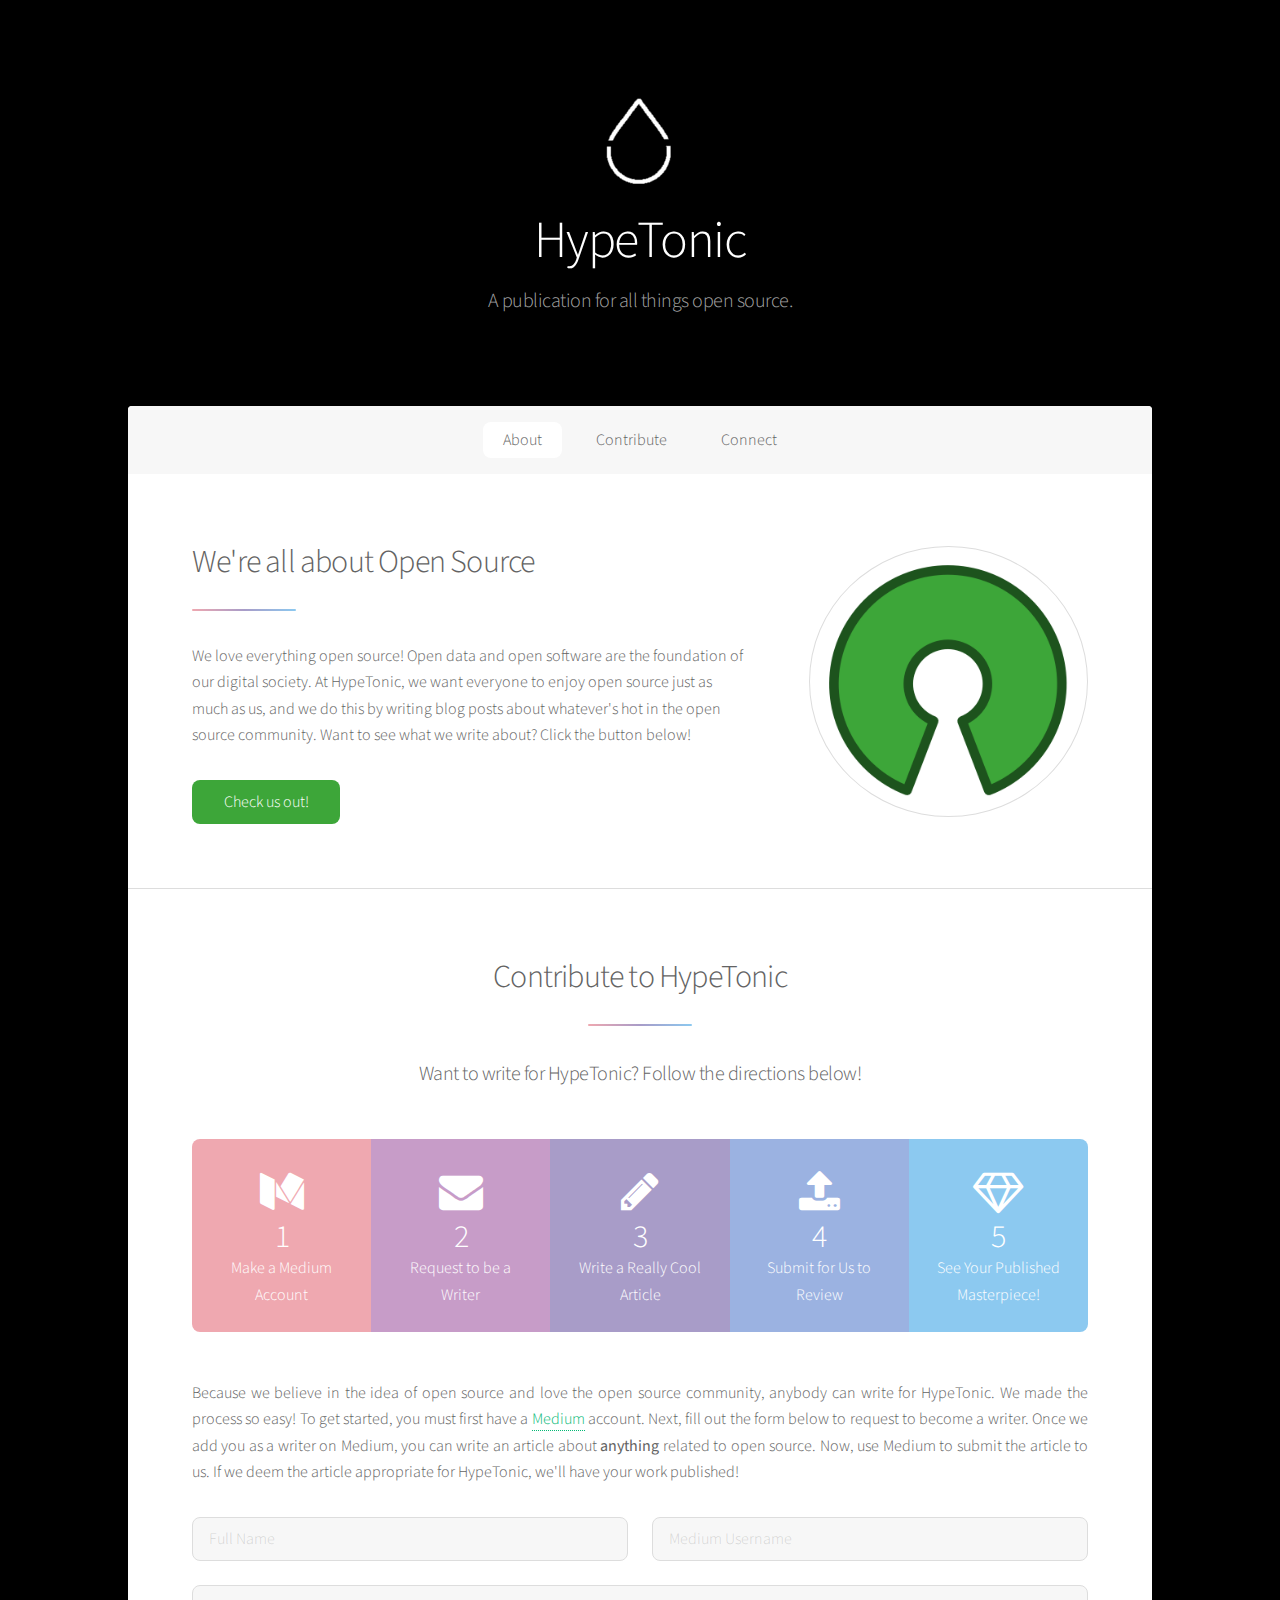
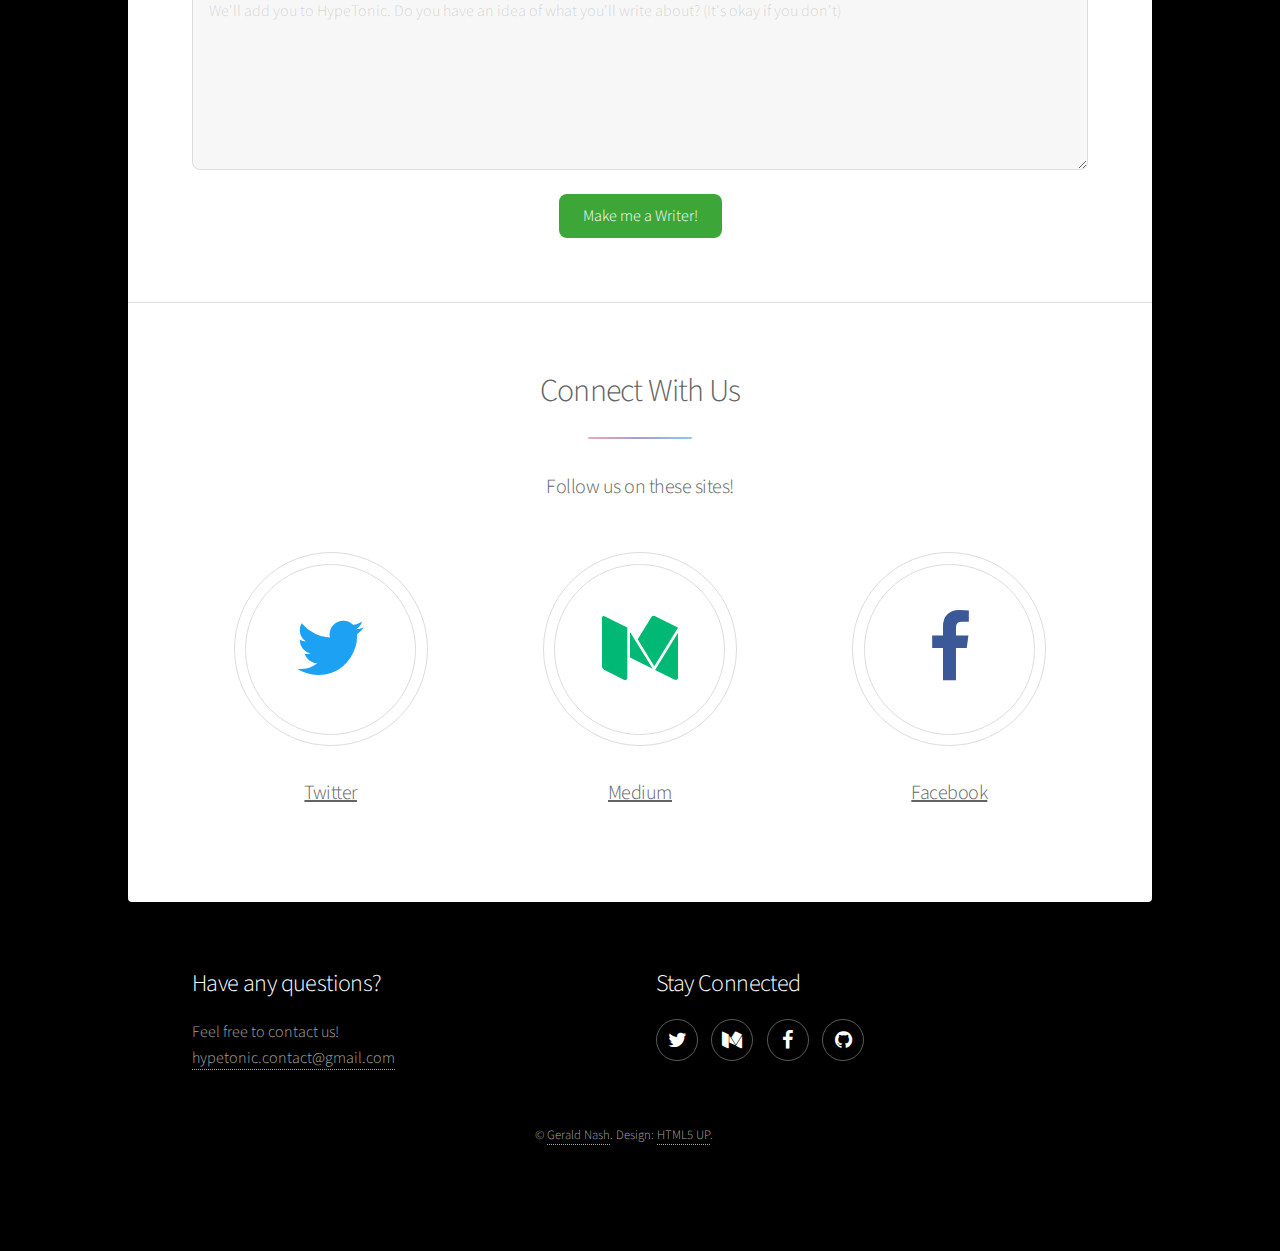
<file: index.html>
<!DOCTYPE HTML>
<!--
	Stellar by HTML5 UP
	html5up.net | @ajlkn
	Free for personal and commercial use under the CCA 3.0 license (html5up.net/license)
-->
<html>
	<head>
		<title>HypeTonic Media</title>
		<meta charset="utf-8" />
		<meta name="viewport" content="width=device-width, initial-scale=1" />
		<meta name="description" content="A publication for all things open source." />
		<meta name="theme-color" content="#000" />
		<meta name="twitter:card" content="summary_large_image">
    <meta name="twitter:site" content="@hypetonicmedia">
    <meta name="twitter:title" content="HypeTonic Media">
    <meta name="twitter:description" content="A publication for all things open source.">
    <meta name="twitter:image" content="https://hypetonic.github.io/images/hypetonic-twitter-card.png">
    <!--[if lte IE 8]><script src="assets/js/ie/html5shiv.js"></script><![endif]-->
		<link rel="apple-touch-icon" sizes="114x114" href="favicon.png">
		<link rel="icon" type="image/png" href="favicon.png">
		<link rel="stylesheet" href="assets/css/main.css" />
		<!--[if lte IE 9]><link rel="stylesheet" href="assets/css/ie9.css" /><![endif]-->
		<!--[if lte IE 8]><link rel="stylesheet" href="assets/css/ie8.css" /><![endif]-->
	</head>
	<body>

		<!-- Wrapper -->
			<div id="wrapper">

				<!-- Header -->
					<header id="header" class="alt">
						<span class="logo"><img src="images/hypetonic.png" alt="HypeTonic Logo" /></span>
						<h1>HypeTonic</h1>
						<p>A publication for all things open source.</p>
					</header>

				<!-- Nav -->
					<nav id="nav">
						<ul>
							<li><a href="#intro" class="active">About</a></li>
							<li><a href="#contribute">Contribute</a></li>
							<li><a href="#connect">Connect</a></li>
						</ul>
					</nav>

				<!-- Main -->
					<div id="main">

						<!-- Introduction -->
							<section id="intro" class="main">
								<div class="spotlight">
									<div class="content">
										<header class="major">
											<h2>We're all about Open Source</h2>
										</header>
										<p>We love everything open source! Open data and open software are the foundation of our digital society. At HypeTonic, we want everyone to enjoy open source just as much as us, and we do this by writing blog posts about whatever's hot in the open source community. Want to see what we write about? Click the button below!</p>
										<ul class="actions">
											<li><a href="https://medium.com/hypetonic" class="button special">Check us out!</a></li>
										</ul>
									</div>
									<span class="image"><img src="images/osi-symbol.png" alt="Open Source Initiative Symbol"/></span>
								</div>
							</section>

							<section id="contribute" class="main special">
								<header class="major">
									<h2>Contribute to HypeTonic</h2>
									<p>Want to write for HypeTonic? Follow the directions below!</p>
								</header>
								<ul class="statistics">
									<li class="style1">
										<span class="icon fa-medium"></span>
										<strong>1</strong> Make a Medium Account
									</li>
									<li class="style2">
										<span class="icon fa-envelope"></span>
										<strong>2</strong> Request to be a Writer
									</li>
									<li class="style3">
										<span class="icon fa-pencil"></span>
										<strong>3</strong> Write a Really Cool Article
									</li>
									<li class="style4">
										<span class="icon fa-upload"></span>
										<strong>4</strong> Submit for Us to Review
									</li>
									<li class="style5">
										<span class="icon fa-diamond"></span>
										<strong>5</strong> See Your Published Masterpiece!
									</li>
								</ul>
								<p class="content">Because we believe in the idea of open source and love the open source community, anybody can write for HypeTonic. We made the process so easy! To get started, you must first have a <a href="https://medium.com" class="medium" target="_blank">Medium</a> account. Next, fill out the form below to request to become a writer. Once we add you as a writer on Medium, you can write an article about <strong>anything</strong> related to open source. Now, use Medium to submit the article to us. If we deem the article appropriate for HypeTonic, we'll have your work published!</p>
								<!--<footer class="major">
									<ul class="actions">
										<li><a href="generic.html" class="button">Learn More</a></li>
									</ul>
								</footer>-->
                <form method="post" action="https://formspree.io/g.nash.dev@gmail.com">
                  <div class="row uniform">
                    <div class="6u 12u$(xsmall)">
                      <input type="text" name="full-name" id="demo-name" value="" placeholder="Full Name" />
                    </div>
                    <div class="6u$ 12u$(xsmall)">
                      <input type="text" name="medium-username" id="demo-email" value="" placeholder="Medium Username" />
                    </div>
                    <div class="12u$">
                      <textarea name="contribution-ideas" id="demo-message" placeholder="We'll add you to HypeTonic. Do you have an idea of what you'll write about? (It's okay if you don't)" rows="6"></textarea>
                    </div>
                    <div class="12u$">
                      <ul class="actions">
                        <li><input type="submit" value="Make me a Writer!" class="special" /></li>
                      </ul>
                    </div>
                  </div>
                  <input type="hidden" name="_subject" value="New HypeTonic Contributor!"/>
						      <input type="hidden" name="_next" value="thanks.html" />
                </form>
							</section>

              <section id="connect" class="main special">
								<header class="major">
									<h2>Connect With Us</h2>
                  <p>Follow us on these sites!</p>
								</header>
								<ul class="features">
									<li>
									  <span class="icon major fa-twitter" style="color:#1da1f2;"></span>
                    <a href="https://twitter.com/hypetonicmedia" style="text-decoration:underline;">
										  <h3>Twitter</h3>
										</a>
									</li>
									<li>
									  <span class="icon major fa-medium" style="color:#02b875;"></span>
										<a href="https://medium.com/hypetonic" style="text-decoration:underline;">
										  <h3>Medium</h3>
										</a>
									</li>
									<li>
										<span class="icon major fa-facebook" style="color:#3b5998;"></span>
										<a href="https://facebook.com/hypetonicmedia" style="text-decoration:underline;">
										  <h3>Facebook</h3>
										</a>
									</li>
								</ul>
							</section>

					</div>

				<!-- Footer -->
					<footer id="footer">
						<section>
							<h2>Have any questions?</h2>
							<dt>Feel free to contact us!</dt>
							<dd><a href="mailto:hypetonic.contact@gmail.com">hypetonic.contact@gmail.com</a></dd>
						</section>
						<section>
							<h2>Stay Connected</h2>
							<ul class="icons">
								<li><a href="https://twitter.com/hypetonicmedia" class="icon fa-twitter alt"><span class="label">Twitter</span></a></li>
								<li><a href="https://medium.com/hypetonic" class="icon fa-medium alt"><span class="label">Medium</span></a></li>
								<li><a href="https://facebook.com/hypetonicmedia" class="icon fa-facebook alt"><span class="label">Facebook</span></a></li>
								<!--<li><a href="#" class="icon fa-instagram alt"><span class="label">Instagram</span></a></li>-->
								<li><a href="https://github.com/hypetonic" class="icon fa-github alt"><span class="label">GitHub</span></a></li>
							</ul>
						</section>
						<p class="copyright">&copy; <a href="http://aunyks.com">Gerald Nash</a>. Design: <a href="https://html5up.net">HTML5 UP</a>.</p>
					</footer>

			</div>

		<!-- Scripts -->
			<script src="assets/js/jquery.min.js"></script>
			<script src="assets/js/jquery.scrollex.min.js"></script>
			<script src="assets/js/jquery.scrolly.min.js"></script>
			<script src="assets/js/skel.min.js"></script>
			<script src="assets/js/util.js"></script>
			<!--[if lte IE 8]><script src="assets/js/ie/respond.min.js"></script><![endif]-->
			<script src="assets/js/main.js"></script>

	</body>
</html>
</file>
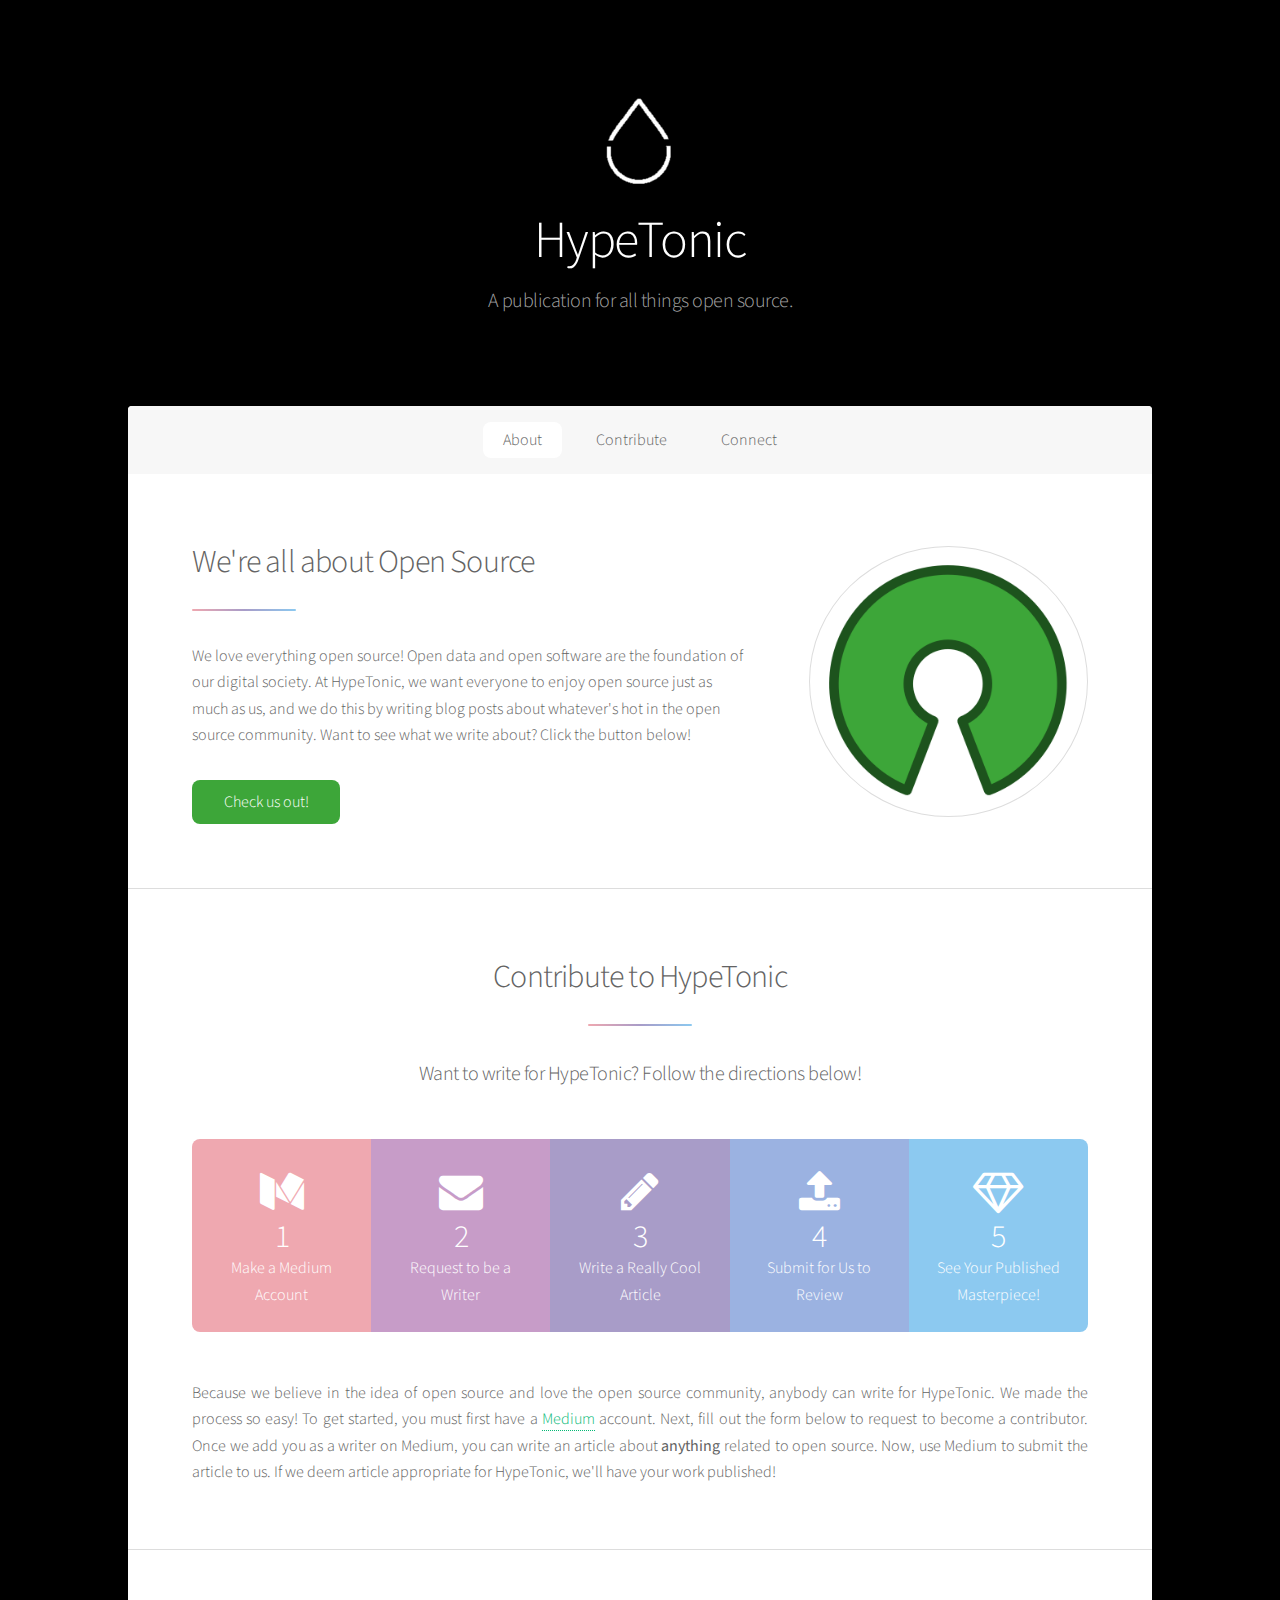
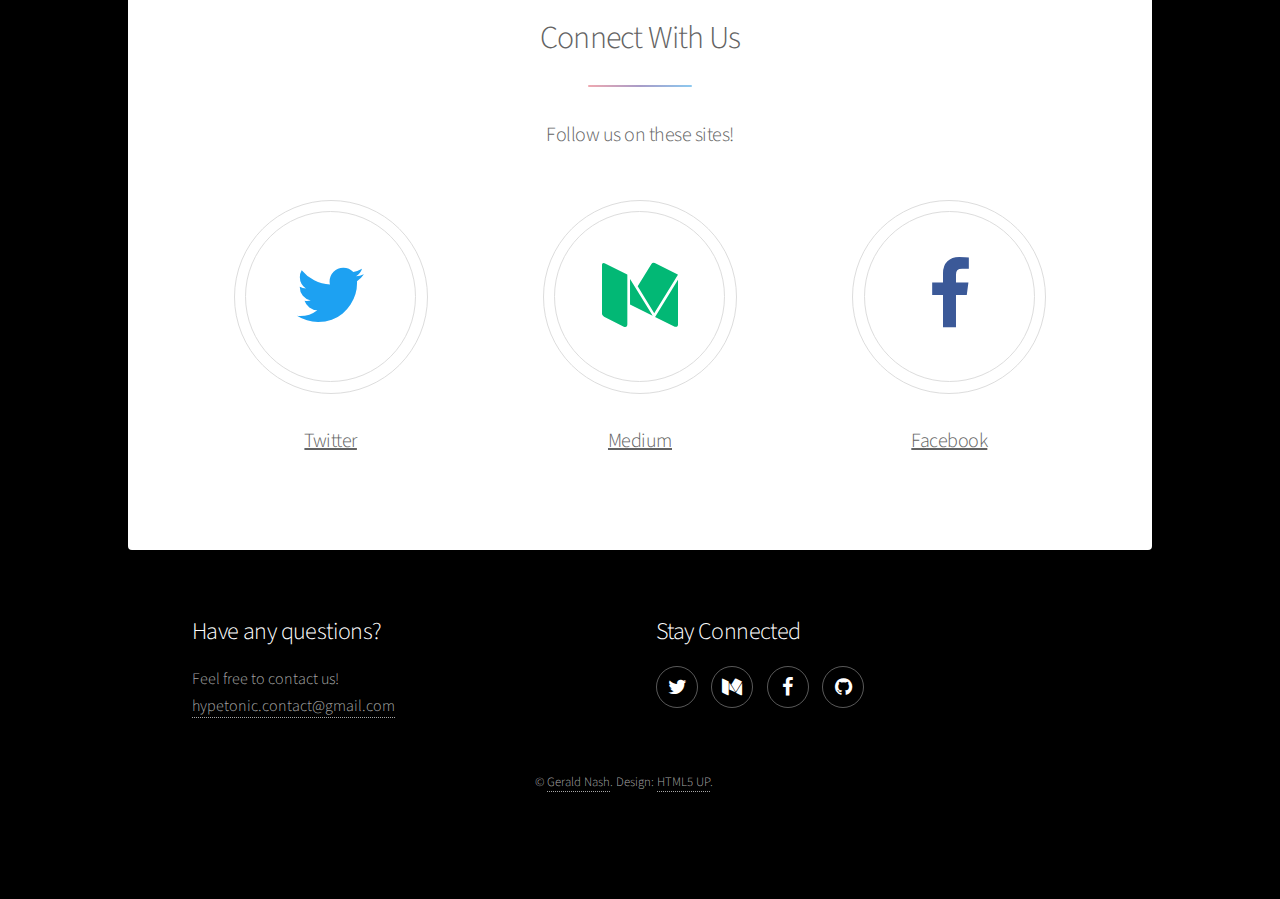
<file: thanks.html>
<!DOCTYPE HTML>
<!--
	Stellar by HTML5 UP
	html5up.net | @ajlkn
	Free for personal and commercial use under the CCA 3.0 license (html5up.net/license)
-->
<html>
	<head>
		<title>HypeTonic Media - Thanks!</title>
		<meta charset="utf-8" />
		<meta name="viewport" content="width=device-width, initial-scale=1" />
		<meta name="description" content="A publication for all things open source." />
		<meta name="theme-color" content="#000" />
		<meta name="twitter:card" content="summary_large_image">
                <meta name="twitter:site" content="@hypetonicmedia">
                <meta name="twitter:title" content="HypeTonic Media">
                <meta name="twitter:description" content="A publication for all things open source.">
                <meta name="twitter:image" content="https://hypetonic.github.io/images/hypetonic-twitter-card.png">
                <!--[if lte IE 8]><script src="assets/js/ie/html5shiv.js"></script><![endif]-->
		<link rel="apple-touch-icon" sizes="114x114" href="favicon.png">
		<link rel="icon" type="image/png" href="favicon.png">
		<link rel="stylesheet" href="assets/css/main.css" />
		<!--[if lte IE 9]><link rel="stylesheet" href="assets/css/ie9.css" /><![endif]-->
		<!--[if lte IE 8]><link rel="stylesheet" href="assets/css/ie8.css" /><![endif]-->
	</head>
	<body>

		<!-- Wrapper -->
			<div id="wrapper">

				<!-- Header -->
					<header id="header" class="alt">
						<span class="logo"><img src="images/hypetonic.png" alt="HypeTonic Logo" /></span>
						<h1>HypeTonic</h1>
						<p>A publication for all things open source.</p>
					</header>

				<!-- Nav -->
					<nav id="nav">
						<ul>
							<li><a href="#intro" class="active">About</a></li>
							<li><a href="#first">Contribute</a></li>
							<li><a href="#second">Connect</a></li>
						</ul>
					</nav>

				<!-- Main -->
					<div id="main">

						<!-- Introduction -->
							<section id="intro" class="main">
								<div class="spotlight">
									<div class="content">
										<header class="major">
											<h2>We're all about Open Source</h2>
										</header>
										<p>We love everything open source! Open data and open software are the foundation of our digital society. At HypeTonic, we want everyone to enjoy open source just as much as us, and we do this by writing blog posts about whatever's hot in the open source community. Want to see what we write about? Click the button below!</p>
										<ul class="actions">
											<li><a href="https://medium.com/hypetonic" class="button special">Check us out!</a></li>
										</ul>
									</div>
									<span class="image"><img src="images/osi-symbol.png" alt="Open Source Initiative Symbol"/></span>
								</div>
							</section>

							<section id="first" class="main special">
								<header class="major">
									<h2>Contribute to HypeTonic</h2>
									<p>Want to write for HypeTonic? Follow the directions below!</p>
								</header>
								<ul class="statistics">
									<li class="style1">
										<span class="icon fa-medium"></span>
										<strong>1</strong> Make a Medium Account
									</li>
									<li class="style2">
										<span class="icon fa-envelope"></span>
										<strong>2</strong> Request to be a Writer
									</li>
									<li class="style3">
										<span class="icon fa-pencil"></span>
										<strong>3</strong> Write a Really Cool Article
									</li>
									<li class="style4">
										<span class="icon fa-upload"></span>
										<strong>4</strong> Submit for Us to Review
									</li>
									<li class="style5">
										<span class="icon fa-diamond"></span>
										<strong>5</strong> See Your Published Masterpiece!
									</li>
								</ul>
								<p class="content">Because we believe in the idea of open source and love the open source community, anybody can write for HypeTonic. We made the process so easy! To get started, you must first have a <a href="https://medium.com" class="medium" target="_blank">Medium</a> account. Next, fill out the form below to request to become a contributor. Once we add you as a writer on Medium, you can write an article about <strong>anything</strong> related to open source. Now, use Medium to submit the article to us. If we deem article appropriate for HypeTonic, we'll have your work published!</p>
								<!--<footer class="major">
									<ul class="actions">
										<li><a href="generic.html" class="button">Learn More</a></li>
									</ul>
								</footer>-->
							</section>

              <section id="second" class="main special">
								<header class="major">
									<h2>Connect With Us</h2>
                  <p>Follow us on these sites!</p>
								</header>
								<ul class="features">
									<li>
									        <span class="icon major fa-twitter" style="color:#1da1f2;"></span>
                                                                                <a href="https://twitter.com/hypetonicmedia" style="text-decoration:underline;">
										  <h3>Twitter</h3>
										</a>
									</li>
									<li>
									        <span class="icon major fa-medium" style="color:#02b875;"></span>
										<a href="https://medium.com/hypetonic" style="text-decoration:underline;">
										  <h3>Medium</h3>
										</a>
									</li>
									<li>
										<span class="icon major fa-facebook" style="color:#3b5998;"></span>
										<a href="https://facebook.com/hypetonicmedia" style="text-decoration:underline;">
										  <h3>Facebook</h3>
										</a>
									</li>
								</ul>
							</section>

					</div>

				<!-- Footer -->
					<footer id="footer">
						<section>
							<h2>Have any questions?</h2>
							<dt>Feel free to contact us!</dt>
							<dd><a href="mailto:hypetonic.contact@gmail.com">hypetonic.contact@gmail.com</a></dd>
						</section>
						<section>
							<h2>Stay Connected</h2>
							<ul class="icons">
								<li><a href="https://twitter.com/hypetonicmedia" class="icon fa-twitter alt"><span class="label">Twitter</span></a></li>
								<li><a href="https://medium.com/hypetonic" class="icon fa-medium alt"><span class="label">Medium</span></a></li>
								<li><a href="https://facebook.com/hypetonicmedia" class="icon fa-facebook alt"><span class="label">Facebook</span></a></li>
								<!--<li><a href="#" class="icon fa-instagram alt"><span class="label">Instagram</span></a></li>-->
								<li><a href="https://github.com/hypetonic" class="icon fa-github alt"><span class="label">GitHub</span></a></li>
							</ul>
						</section>
						<p class="copyright">&copy; <a href="http://aunyks.com">Gerald Nash</a>. Design: <a href="https://html5up.net">HTML5 UP</a>.</p>
					</footer>

			</div>

		<!-- Scripts -->
			<script src="assets/js/jquery.min.js"></script>
			<script src="assets/js/jquery.scrollex.min.js"></script>
			<script src="assets/js/jquery.scrolly.min.js"></script>
			<script src="assets/js/skel.min.js"></script>
			<script src="assets/js/util.js"></script>
			<!--[if lte IE 8]><script src="assets/js/ie/respond.min.js"></script><![endif]-->
			<script src="assets/js/main.js"></script>
      <script>alert('Thanks for helping out! We\'ll add you to HypeTonic in less five days.');</script>

	</body>
</html>
</file>
<file: assets/css/ie9.css>
/*
	Stellar by HTML5 UP
	html5up.net | @ajlkn
	Free for personal and commercial use under the CCA 3.0 license (html5up.net/license)
*/

/* Spotlight */

	.spotlight:after {
		content: '';
		display: block;
		clear: both;
	}

	.spotlight .content {
		float: left;
		width: 60%;
	}

	.spotlight .image {
		float: left;
	}

/* Features */

	.features:after {
		content: '';
		display: block;
		clear: both;
	}

	.features li {
		float: left;
	}

/* Statistics */

	.statistics {
		display: inline-block;
		width: auto;
	}

		.statistics:after {
			content: '';
			display: block;
			clear: both;
		}

		.statistics li {
			float: left;
			padding: 1.5em 2.5em;
		}

/* Footer */

	#footer > * {
		float: left;
	}

	#footer .copyright {
		clear: both;
	}
</file>
<file: assets/css/ie8.css>
/*
	Stellar by HTML5 UP
	html5up.net | @ajlkn
	Free for personal and commercial use under the CCA 3.0 license (html5up.net/license)
*/

/* Type */

	body {
		color: #ffffff;
	}

/* Button */

	.button {
		position: relative;
		border: solid 1px !important;
	}

		.button.special {
			border: none !important;
		}

/* Icon */

	.icon.major {
		-ms-behavior: url("assets/js/ie/PIE.htc");
	}

		.icon.major:before {
			font-size: 4em;
			border: 0;
		}

/* Spotlight */

	.spotlight .image {
		position: relative;
		-ms-behavior: url("assets/js/ie/PIE.htc");
	}

		.spotlight .image img {
			position: relative;
			-ms-behavior: url("assets/js/ie/PIE.htc");
		}

/* Features */

	.features li {
		width: 29%;
	}

/* Footer */

	#footer > * {
		width: 50%;
		margin-left: 0;
	}

/* Main */

	#main > .main > .image.main:first-child {
		margin-top: 0;
		margin-left: 0;
		width: 100%;
	}
</file>
<file: assets/css/main.css>
@import url(font-awesome.min.css);
@import "https://fonts.googleapis.com/css?family=Source+Sans+Pro:300,400";

/*
	Stellar by HTML5 UP
	html5up.net | @ajlkn
	Free for personal and commercial use under the CCA 3.0 license (html5up.net/license)
*/

/* Reset */

	html, body, div, span, applet, object, iframe, h1, h2, h3, h4, h5, h6, p, blockquote, pre, a, abbr, acronym, address, big, cite, code, del, dfn, em, img, ins, kbd, q, s, samp, small, strike, strong, sub, sup, tt, var, b, u, i, center, dl, dt, dd, ol, ul, li, fieldset, form, label, legend, table, caption, tbody, tfoot, thead, tr, th, td, article, aside, canvas, details, embed, figure, figcaption, footer, header, hgroup, menu, nav, output, ruby, section, summary, time, mark, audio, video {
		margin: 0;
		padding: 0;
		border: 0;
		font-size: 100%;
		font: inherit;
		vertical-align: baseline;
	}

	article, aside, details, figcaption, figure, footer, header, hgroup, menu, nav, section {
		display: block;
	}

	body {
		line-height: 1;
	}

	ol, ul {
		list-style: none;
	}

	blockquote, q {
		quotes: none;
	}

	blockquote:before, blockquote:after, q:before, q:after {
		content: '';
		content: none;
	}

	table {
		border-collapse: collapse;
		border-spacing: 0;
	}

	body {
		-webkit-text-size-adjust: none;
	}

	.medium {
	  color:#02b875;
	  text-decoration:none !important;
	}

	.twitter {
	  color:#1da1f2;
	  text-decoration:none !important;
	}

	.facebook {
	  color:#3b5998;
	  text-decoration:none !important;
	}

/* Box Model */

	*, *:before, *:after {
		-moz-box-sizing: border-box;
		-webkit-box-sizing: border-box;
		box-sizing: border-box;
	}

/* Grid */

	.row {
		border-bottom: solid 1px transparent;
		-moz-box-sizing: border-box;
		-webkit-box-sizing: border-box;
		box-sizing: border-box;
	}

	.row > * {
		float: left;
		-moz-box-sizing: border-box;
		-webkit-box-sizing: border-box;
		box-sizing: border-box;
	}

	.row:after, .row:before {
		content: '';
		display: block;
		clear: both;
		height: 0;
	}

	.row.uniform > * > :first-child {
		margin-top: 0;
	}

	.row.uniform > * > :last-child {
		margin-bottom: 0;
	}

	.row.\30 \25 > * {
		padding: 0 0 0 0em;
	}

	.row.\30 \25 {
		margin: 0 0 -1px 0em;
	}

	.row.uniform.\30 \25 > * {
		padding: 0em 0 0 0em;
	}

	.row.uniform.\30 \25 {
		margin: 0em 0 -1px 0em;
	}

	.row > * {
		padding: 0 0 0 1.5em;
	}

	.row {
		margin: 0 0 -1px -1.5em;
	}

	.row.uniform > * {
		padding: 1.5em 0 0 1.5em;
	}

	.row.uniform {
		margin: -1.5em 0 -1px -1.5em;
	}

	.row.\32 00\25 > * {
		padding: 0 0 0 3em;
	}

	.row.\32 00\25 {
		margin: 0 0 -1px -3em;
	}

	.row.uniform.\32 00\25 > * {
		padding: 3em 0 0 3em;
	}

	.row.uniform.\32 00\25 {
		margin: -3em 0 -1px -3em;
	}

	.row.\31 50\25 > * {
		padding: 0 0 0 2.25em;
	}

	.row.\31 50\25 {
		margin: 0 0 -1px -2.25em;
	}

	.row.uniform.\31 50\25 > * {
		padding: 2.25em 0 0 2.25em;
	}

	.row.uniform.\31 50\25 {
		margin: -2.25em 0 -1px -2.25em;
	}

	.row.\35 0\25 > * {
		padding: 0 0 0 0.75em;
	}

	.row.\35 0\25 {
		margin: 0 0 -1px -0.75em;
	}

	.row.uniform.\35 0\25 > * {
		padding: 0.75em 0 0 0.75em;
	}

	.row.uniform.\35 0\25 {
		margin: -0.75em 0 -1px -0.75em;
	}

	.row.\32 5\25 > * {
		padding: 0 0 0 0.375em;
	}

	.row.\32 5\25 {
		margin: 0 0 -1px -0.375em;
	}

	.row.uniform.\32 5\25 > * {
		padding: 0.375em 0 0 0.375em;
	}

	.row.uniform.\32 5\25 {
		margin: -0.375em 0 -1px -0.375em;
	}

	.\31 2u, .\31 2u\24 {
		width: 100%;
		clear: none;
		margin-left: 0;
	}

	.\31 1u, .\31 1u\24 {
		width: 91.6666666667%;
		clear: none;
		margin-left: 0;
	}

	.\31 0u, .\31 0u\24 {
		width: 83.3333333333%;
		clear: none;
		margin-left: 0;
	}

	.\39 u, .\39 u\24 {
		width: 75%;
		clear: none;
		margin-left: 0;
	}

	.\38 u, .\38 u\24 {
		width: 66.6666666667%;
		clear: none;
		margin-left: 0;
	}

	.\37 u, .\37 u\24 {
		width: 58.3333333333%;
		clear: none;
		margin-left: 0;
	}

	.\36 u, .\36 u\24 {
		width: 50%;
		clear: none;
		margin-left: 0;
	}

	.\35 u, .\35 u\24 {
		width: 41.6666666667%;
		clear: none;
		margin-left: 0;
	}

	.\34 u, .\34 u\24 {
		width: 33.3333333333%;
		clear: none;
		margin-left: 0;
	}

	.\33 u, .\33 u\24 {
		width: 25%;
		clear: none;
		margin-left: 0;
	}

	.\32 u, .\32 u\24 {
		width: 16.6666666667%;
		clear: none;
		margin-left: 0;
	}

	.\31 u, .\31 u\24 {
		width: 8.3333333333%;
		clear: none;
		margin-left: 0;
	}

	.\31 2u\24 + *,
	.\31 1u\24 + *,
	.\31 0u\24 + *,
	.\39 u\24 + *,
	.\38 u\24 + *,
	.\37 u\24 + *,
	.\36 u\24 + *,
	.\35 u\24 + *,
	.\34 u\24 + *,
	.\33 u\24 + *,
	.\32 u\24 + *,
	.\31 u\24 + * {
		clear: left;
	}

	.\-11u {
		margin-left: 91.66667%;
	}

	.\-10u {
		margin-left: 83.33333%;
	}

	.\-9u {
		margin-left: 75%;
	}

	.\-8u {
		margin-left: 66.66667%;
	}

	.\-7u {
		margin-left: 58.33333%;
	}

	.\-6u {
		margin-left: 50%;
	}

	.\-5u {
		margin-left: 41.66667%;
	}

	.\-4u {
		margin-left: 33.33333%;
	}

	.\-3u {
		margin-left: 25%;
	}

	.\-2u {
		margin-left: 16.66667%;
	}

	.\-1u {
		margin-left: 8.33333%;
	}

	@media screen and (max-width: 1680px) {

		.row > * {
			padding: 0 0 0 1.5em;
		}

		.row {
			margin: 0 0 -1px -1.5em;
		}

		.row.uniform > * {
			padding: 1.5em 0 0 1.5em;
		}

		.row.uniform {
			margin: -1.5em 0 -1px -1.5em;
		}

		.row.\32 00\25 > * {
			padding: 0 0 0 3em;
		}

		.row.\32 00\25 {
			margin: 0 0 -1px -3em;
		}

		.row.uniform.\32 00\25 > * {
			padding: 3em 0 0 3em;
		}

		.row.uniform.\32 00\25 {
			margin: -3em 0 -1px -3em;
		}

		.row.\31 50\25 > * {
			padding: 0 0 0 2.25em;
		}

		.row.\31 50\25 {
			margin: 0 0 -1px -2.25em;
		}

		.row.uniform.\31 50\25 > * {
			padding: 2.25em 0 0 2.25em;
		}

		.row.uniform.\31 50\25 {
			margin: -2.25em 0 -1px -2.25em;
		}

		.row.\35 0\25 > * {
			padding: 0 0 0 0.75em;
		}

		.row.\35 0\25 {
			margin: 0 0 -1px -0.75em;
		}

		.row.uniform.\35 0\25 > * {
			padding: 0.75em 0 0 0.75em;
		}

		.row.uniform.\35 0\25 {
			margin: -0.75em 0 -1px -0.75em;
		}

		.row.\32 5\25 > * {
			padding: 0 0 0 0.375em;
		}

		.row.\32 5\25 {
			margin: 0 0 -1px -0.375em;
		}

		.row.uniform.\32 5\25 > * {
			padding: 0.375em 0 0 0.375em;
		}

		.row.uniform.\32 5\25 {
			margin: -0.375em 0 -1px -0.375em;
		}

		.\31 2u\28xlarge\29, .\31 2u\24\28xlarge\29 {
			width: 100%;
			clear: none;
			margin-left: 0;
		}

		.\31 1u\28xlarge\29, .\31 1u\24\28xlarge\29 {
			width: 91.6666666667%;
			clear: none;
			margin-left: 0;
		}

		.\31 0u\28xlarge\29, .\31 0u\24\28xlarge\29 {
			width: 83.3333333333%;
			clear: none;
			margin-left: 0;
		}

		.\39 u\28xlarge\29, .\39 u\24\28xlarge\29 {
			width: 75%;
			clear: none;
			margin-left: 0;
		}

		.\38 u\28xlarge\29, .\38 u\24\28xlarge\29 {
			width: 66.6666666667%;
			clear: none;
			margin-left: 0;
		}

		.\37 u\28xlarge\29, .\37 u\24\28xlarge\29 {
			width: 58.3333333333%;
			clear: none;
			margin-left: 0;
		}

		.\36 u\28xlarge\29, .\36 u\24\28xlarge\29 {
			width: 50%;
			clear: none;
			margin-left: 0;
		}

		.\35 u\28xlarge\29, .\35 u\24\28xlarge\29 {
			width: 41.6666666667%;
			clear: none;
			margin-left: 0;
		}

		.\34 u\28xlarge\29, .\34 u\24\28xlarge\29 {
			width: 33.3333333333%;
			clear: none;
			margin-left: 0;
		}

		.\33 u\28xlarge\29, .\33 u\24\28xlarge\29 {
			width: 25%;
			clear: none;
			margin-left: 0;
		}

		.\32 u\28xlarge\29, .\32 u\24\28xlarge\29 {
			width: 16.6666666667%;
			clear: none;
			margin-left: 0;
		}

		.\31 u\28xlarge\29, .\31 u\24\28xlarge\29 {
			width: 8.3333333333%;
			clear: none;
			margin-left: 0;
		}

		.\31 2u\24\28xlarge\29 + *,
		.\31 1u\24\28xlarge\29 + *,
		.\31 0u\24\28xlarge\29 + *,
		.\39 u\24\28xlarge\29 + *,
		.\38 u\24\28xlarge\29 + *,
		.\37 u\24\28xlarge\29 + *,
		.\36 u\24\28xlarge\29 + *,
		.\35 u\24\28xlarge\29 + *,
		.\34 u\24\28xlarge\29 + *,
		.\33 u\24\28xlarge\29 + *,
		.\32 u\24\28xlarge\29 + *,
		.\31 u\24\28xlarge\29 + * {
			clear: left;
		}

		.\-11u\28xlarge\29 {
			margin-left: 91.66667%;
		}

		.\-10u\28xlarge\29 {
			margin-left: 83.33333%;
		}

		.\-9u\28xlarge\29 {
			margin-left: 75%;
		}

		.\-8u\28xlarge\29 {
			margin-left: 66.66667%;
		}

		.\-7u\28xlarge\29 {
			margin-left: 58.33333%;
		}

		.\-6u\28xlarge\29 {
			margin-left: 50%;
		}

		.\-5u\28xlarge\29 {
			margin-left: 41.66667%;
		}

		.\-4u\28xlarge\29 {
			margin-left: 33.33333%;
		}

		.\-3u\28xlarge\29 {
			margin-left: 25%;
		}

		.\-2u\28xlarge\29 {
			margin-left: 16.66667%;
		}

		.\-1u\28xlarge\29 {
			margin-left: 8.33333%;
		}

	}

	@media screen and (max-width: 1280px) {

		.row > * {
			padding: 0 0 0 1.5em;
		}

		.row {
			margin: 0 0 -1px -1.5em;
		}

		.row.uniform > * {
			padding: 1.5em 0 0 1.5em;
		}

		.row.uniform {
			margin: -1.5em 0 -1px -1.5em;
		}

		.row.\32 00\25 > * {
			padding: 0 0 0 3em;
		}

		.row.\32 00\25 {
			margin: 0 0 -1px -3em;
		}

		.row.uniform.\32 00\25 > * {
			padding: 3em 0 0 3em;
		}

		.row.uniform.\32 00\25 {
			margin: -3em 0 -1px -3em;
		}

		.row.\31 50\25 > * {
			padding: 0 0 0 2.25em;
		}

		.row.\31 50\25 {
			margin: 0 0 -1px -2.25em;
		}

		.row.uniform.\31 50\25 > * {
			padding: 2.25em 0 0 2.25em;
		}

		.row.uniform.\31 50\25 {
			margin: -2.25em 0 -1px -2.25em;
		}

		.row.\35 0\25 > * {
			padding: 0 0 0 0.75em;
		}

		.row.\35 0\25 {
			margin: 0 0 -1px -0.75em;
		}

		.row.uniform.\35 0\25 > * {
			padding: 0.75em 0 0 0.75em;
		}

		.row.uniform.\35 0\25 {
			margin: -0.75em 0 -1px -0.75em;
		}

		.row.\32 5\25 > * {
			padding: 0 0 0 0.375em;
		}

		.row.\32 5\25 {
			margin: 0 0 -1px -0.375em;
		}

		.row.uniform.\32 5\25 > * {
			padding: 0.375em 0 0 0.375em;
		}

		.row.uniform.\32 5\25 {
			margin: -0.375em 0 -1px -0.375em;
		}

		.\31 2u\28large\29, .\31 2u\24\28large\29 {
			width: 100%;
			clear: none;
			margin-left: 0;
		}

		.\31 1u\28large\29, .\31 1u\24\28large\29 {
			width: 91.6666666667%;
			clear: none;
			margin-left: 0;
		}

		.\31 0u\28large\29, .\31 0u\24\28large\29 {
			width: 83.3333333333%;
			clear: none;
			margin-left: 0;
		}

		.\39 u\28large\29, .\39 u\24\28large\29 {
			width: 75%;
			clear: none;
			margin-left: 0;
		}

		.\38 u\28large\29, .\38 u\24\28large\29 {
			width: 66.6666666667%;
			clear: none;
			margin-left: 0;
		}

		.\37 u\28large\29, .\37 u\24\28large\29 {
			width: 58.3333333333%;
			clear: none;
			margin-left: 0;
		}

		.\36 u\28large\29, .\36 u\24\28large\29 {
			width: 50%;
			clear: none;
			margin-left: 0;
		}

		.\35 u\28large\29, .\35 u\24\28large\29 {
			width: 41.6666666667%;
			clear: none;
			margin-left: 0;
		}

		.\34 u\28large\29, .\34 u\24\28large\29 {
			width: 33.3333333333%;
			clear: none;
			margin-left: 0;
		}

		.\33 u\28large\29, .\33 u\24\28large\29 {
			width: 25%;
			clear: none;
			margin-left: 0;
		}

		.\32 u\28large\29, .\32 u\24\28large\29 {
			width: 16.6666666667%;
			clear: none;
			margin-left: 0;
		}

		.\31 u\28large\29, .\31 u\24\28large\29 {
			width: 8.3333333333%;
			clear: none;
			margin-left: 0;
		}

		.\31 2u\24\28large\29 + *,
		.\31 1u\24\28large\29 + *,
		.\31 0u\24\28large\29 + *,
		.\39 u\24\28large\29 + *,
		.\38 u\24\28large\29 + *,
		.\37 u\24\28large\29 + *,
		.\36 u\24\28large\29 + *,
		.\35 u\24\28large\29 + *,
		.\34 u\24\28large\29 + *,
		.\33 u\24\28large\29 + *,
		.\32 u\24\28large\29 + *,
		.\31 u\24\28large\29 + * {
			clear: left;
		}

		.\-11u\28large\29 {
			margin-left: 91.66667%;
		}

		.\-10u\28large\29 {
			margin-left: 83.33333%;
		}

		.\-9u\28large\29 {
			margin-left: 75%;
		}

		.\-8u\28large\29 {
			margin-left: 66.66667%;
		}

		.\-7u\28large\29 {
			margin-left: 58.33333%;
		}

		.\-6u\28large\29 {
			margin-left: 50%;
		}

		.\-5u\28large\29 {
			margin-left: 41.66667%;
		}

		.\-4u\28large\29 {
			margin-left: 33.33333%;
		}

		.\-3u\28large\29 {
			margin-left: 25%;
		}

		.\-2u\28large\29 {
			margin-left: 16.66667%;
		}

		.\-1u\28large\29 {
			margin-left: 8.33333%;
		}

	}

	@media screen and (max-width: 980px) {

		.row > * {
			padding: 0 0 0 1.5em;
		}

		.row {
			margin: 0 0 -1px -1.5em;
		}

		.row.uniform > * {
			padding: 1.5em 0 0 1.5em;
		}

		.row.uniform {
			margin: -1.5em 0 -1px -1.5em;
		}

		.row.\32 00\25 > * {
			padding: 0 0 0 3em;
		}

		.row.\32 00\25 {
			margin: 0 0 -1px -3em;
		}

		.row.uniform.\32 00\25 > * {
			padding: 3em 0 0 3em;
		}

		.row.uniform.\32 00\25 {
			margin: -3em 0 -1px -3em;
		}

		.row.\31 50\25 > * {
			padding: 0 0 0 2.25em;
		}

		.row.\31 50\25 {
			margin: 0 0 -1px -2.25em;
		}

		.row.uniform.\31 50\25 > * {
			padding: 2.25em 0 0 2.25em;
		}

		.row.uniform.\31 50\25 {
			margin: -2.25em 0 -1px -2.25em;
		}

		.row.\35 0\25 > * {
			padding: 0 0 0 0.75em;
		}

		.row.\35 0\25 {
			margin: 0 0 -1px -0.75em;
		}

		.row.uniform.\35 0\25 > * {
			padding: 0.75em 0 0 0.75em;
		}

		.row.uniform.\35 0\25 {
			margin: -0.75em 0 -1px -0.75em;
		}

		.row.\32 5\25 > * {
			padding: 0 0 0 0.375em;
		}

		.row.\32 5\25 {
			margin: 0 0 -1px -0.375em;
		}

		.row.uniform.\32 5\25 > * {
			padding: 0.375em 0 0 0.375em;
		}

		.row.uniform.\32 5\25 {
			margin: -0.375em 0 -1px -0.375em;
		}

		.\31 2u\28medium\29, .\31 2u\24\28medium\29 {
			width: 100%;
			clear: none;
			margin-left: 0;
		}

		.\31 1u\28medium\29, .\31 1u\24\28medium\29 {
			width: 91.6666666667%;
			clear: none;
			margin-left: 0;
		}

		.\31 0u\28medium\29, .\31 0u\24\28medium\29 {
			width: 83.3333333333%;
			clear: none;
			margin-left: 0;
		}

		.\39 u\28medium\29, .\39 u\24\28medium\29 {
			width: 75%;
			clear: none;
			margin-left: 0;
		}

		.\38 u\28medium\29, .\38 u\24\28medium\29 {
			width: 66.6666666667%;
			clear: none;
			margin-left: 0;
		}

		.\37 u\28medium\29, .\37 u\24\28medium\29 {
			width: 58.3333333333%;
			clear: none;
			margin-left: 0;
		}

		.\36 u\28medium\29, .\36 u\24\28medium\29 {
			width: 50%;
			clear: none;
			margin-left: 0;
		}

		.\35 u\28medium\29, .\35 u\24\28medium\29 {
			width: 41.6666666667%;
			clear: none;
			margin-left: 0;
		}

		.\34 u\28medium\29, .\34 u\24\28medium\29 {
			width: 33.3333333333%;
			clear: none;
			margin-left: 0;
		}

		.\33 u\28medium\29, .\33 u\24\28medium\29 {
			width: 25%;
			clear: none;
			margin-left: 0;
		}

		.\32 u\28medium\29, .\32 u\24\28medium\29 {
			width: 16.6666666667%;
			clear: none;
			margin-left: 0;
		}

		.\31 u\28medium\29, .\31 u\24\28medium\29 {
			width: 8.3333333333%;
			clear: none;
			margin-left: 0;
		}

		.\31 2u\24\28medium\29 + *,
		.\31 1u\24\28medium\29 + *,
		.\31 0u\24\28medium\29 + *,
		.\39 u\24\28medium\29 + *,
		.\38 u\24\28medium\29 + *,
		.\37 u\24\28medium\29 + *,
		.\36 u\24\28medium\29 + *,
		.\35 u\24\28medium\29 + *,
		.\34 u\24\28medium\29 + *,
		.\33 u\24\28medium\29 + *,
		.\32 u\24\28medium\29 + *,
		.\31 u\24\28medium\29 + * {
			clear: left;
		}

		.\-11u\28medium\29 {
			margin-left: 91.66667%;
		}

		.\-10u\28medium\29 {
			margin-left: 83.33333%;
		}

		.\-9u\28medium\29 {
			margin-left: 75%;
		}

		.\-8u\28medium\29 {
			margin-left: 66.66667%;
		}

		.\-7u\28medium\29 {
			margin-left: 58.33333%;
		}

		.\-6u\28medium\29 {
			margin-left: 50%;
		}

		.\-5u\28medium\29 {
			margin-left: 41.66667%;
		}

		.\-4u\28medium\29 {
			margin-left: 33.33333%;
		}

		.\-3u\28medium\29 {
			margin-left: 25%;
		}

		.\-2u\28medium\29 {
			margin-left: 16.66667%;
		}

		.\-1u\28medium\29 {
			margin-left: 8.33333%;
		}

	}

	@media screen and (max-width: 736px) {

		.row > * {
			padding: 0 0 0 1em;
		}

		.row {
			margin: 0 0 -1px -1em;
		}

		.row.uniform > * {
			padding: 1em 0 0 1em;
		}

		.row.uniform {
			margin: -1em 0 -1px -1em;
		}

		.row.\32 00\25 > * {
			padding: 0 0 0 2em;
		}

		.row.\32 00\25 {
			margin: 0 0 -1px -2em;
		}

		.row.uniform.\32 00\25 > * {
			padding: 2em 0 0 2em;
		}

		.row.uniform.\32 00\25 {
			margin: -2em 0 -1px -2em;
		}

		.row.\31 50\25 > * {
			padding: 0 0 0 1.5em;
		}

		.row.\31 50\25 {
			margin: 0 0 -1px -1.5em;
		}

		.row.uniform.\31 50\25 > * {
			padding: 1.5em 0 0 1.5em;
		}

		.row.uniform.\31 50\25 {
			margin: -1.5em 0 -1px -1.5em;
		}

		.row.\35 0\25 > * {
			padding: 0 0 0 0.5em;
		}

		.row.\35 0\25 {
			margin: 0 0 -1px -0.5em;
		}

		.row.uniform.\35 0\25 > * {
			padding: 0.5em 0 0 0.5em;
		}

		.row.uniform.\35 0\25 {
			margin: -0.5em 0 -1px -0.5em;
		}

		.row.\32 5\25 > * {
			padding: 0 0 0 0.25em;
		}

		.row.\32 5\25 {
			margin: 0 0 -1px -0.25em;
		}

		.row.uniform.\32 5\25 > * {
			padding: 0.25em 0 0 0.25em;
		}

		.row.uniform.\32 5\25 {
			margin: -0.25em 0 -1px -0.25em;
		}

		.\31 2u\28small\29, .\31 2u\24\28small\29 {
			width: 100%;
			clear: none;
			margin-left: 0;
		}

		.\31 1u\28small\29, .\31 1u\24\28small\29 {
			width: 91.6666666667%;
			clear: none;
			margin-left: 0;
		}

		.\31 0u\28small\29, .\31 0u\24\28small\29 {
			width: 83.3333333333%;
			clear: none;
			margin-left: 0;
		}

		.\39 u\28small\29, .\39 u\24\28small\29 {
			width: 75%;
			clear: none;
			margin-left: 0;
		}

		.\38 u\28small\29, .\38 u\24\28small\29 {
			width: 66.6666666667%;
			clear: none;
			margin-left: 0;
		}

		.\37 u\28small\29, .\37 u\24\28small\29 {
			width: 58.3333333333%;
			clear: none;
			margin-left: 0;
		}

		.\36 u\28small\29, .\36 u\24\28small\29 {
			width: 50%;
			clear: none;
			margin-left: 0;
		}

		.\35 u\28small\29, .\35 u\24\28small\29 {
			width: 41.6666666667%;
			clear: none;
			margin-left: 0;
		}

		.\34 u\28small\29, .\34 u\24\28small\29 {
			width: 33.3333333333%;
			clear: none;
			margin-left: 0;
		}

		.\33 u\28small\29, .\33 u\24\28small\29 {
			width: 25%;
			clear: none;
			margin-left: 0;
		}

		.\32 u\28small\29, .\32 u\24\28small\29 {
			width: 16.6666666667%;
			clear: none;
			margin-left: 0;
		}

		.\31 u\28small\29, .\31 u\24\28small\29 {
			width: 8.3333333333%;
			clear: none;
			margin-left: 0;
		}

		.\31 2u\24\28small\29 + *,
		.\31 1u\24\28small\29 + *,
		.\31 0u\24\28small\29 + *,
		.\39 u\24\28small\29 + *,
		.\38 u\24\28small\29 + *,
		.\37 u\24\28small\29 + *,
		.\36 u\24\28small\29 + *,
		.\35 u\24\28small\29 + *,
		.\34 u\24\28small\29 + *,
		.\33 u\24\28small\29 + *,
		.\32 u\24\28small\29 + *,
		.\31 u\24\28small\29 + * {
			clear: left;
		}

		.\-11u\28small\29 {
			margin-left: 91.66667%;
		}

		.\-10u\28small\29 {
			margin-left: 83.33333%;
		}

		.\-9u\28small\29 {
			margin-left: 75%;
		}

		.\-8u\28small\29 {
			margin-left: 66.66667%;
		}

		.\-7u\28small\29 {
			margin-left: 58.33333%;
		}

		.\-6u\28small\29 {
			margin-left: 50%;
		}

		.\-5u\28small\29 {
			margin-left: 41.66667%;
		}

		.\-4u\28small\29 {
			margin-left: 33.33333%;
		}

		.\-3u\28small\29 {
			margin-left: 25%;
		}

		.\-2u\28small\29 {
			margin-left: 16.66667%;
		}

		.\-1u\28small\29 {
			margin-left: 8.33333%;
		}

	}

	@media screen and (max-width: 480px) {

		.row > * {
			padding: 0 0 0 1em;
		}

		.row {
			margin: 0 0 -1px -1em;
		}

		.row.uniform > * {
			padding: 1em 0 0 1em;
		}

		.row.uniform {
			margin: -1em 0 -1px -1em;
		}

		.row.\32 00\25 > * {
			padding: 0 0 0 2em;
		}

		.row.\32 00\25 {
			margin: 0 0 -1px -2em;
		}

		.row.uniform.\32 00\25 > * {
			padding: 2em 0 0 2em;
		}

		.row.uniform.\32 00\25 {
			margin: -2em 0 -1px -2em;
		}

		.row.\31 50\25 > * {
			padding: 0 0 0 1.5em;
		}

		.row.\31 50\25 {
			margin: 0 0 -1px -1.5em;
		}

		.row.uniform.\31 50\25 > * {
			padding: 1.5em 0 0 1.5em;
		}

		.row.uniform.\31 50\25 {
			margin: -1.5em 0 -1px -1.5em;
		}

		.row.\35 0\25 > * {
			padding: 0 0 0 0.5em;
		}

		.row.\35 0\25 {
			margin: 0 0 -1px -0.5em;
		}

		.row.uniform.\35 0\25 > * {
			padding: 0.5em 0 0 0.5em;
		}

		.row.uniform.\35 0\25 {
			margin: -0.5em 0 -1px -0.5em;
		}

		.row.\32 5\25 > * {
			padding: 0 0 0 0.25em;
		}

		.row.\32 5\25 {
			margin: 0 0 -1px -0.25em;
		}

		.row.uniform.\32 5\25 > * {
			padding: 0.25em 0 0 0.25em;
		}

		.row.uniform.\32 5\25 {
			margin: -0.25em 0 -1px -0.25em;
		}

		.\31 2u\28xsmall\29, .\31 2u\24\28xsmall\29 {
			width: 100%;
			clear: none;
			margin-left: 0;
		}

		.\31 1u\28xsmall\29, .\31 1u\24\28xsmall\29 {
			width: 91.6666666667%;
			clear: none;
			margin-left: 0;
		}

		.\31 0u\28xsmall\29, .\31 0u\24\28xsmall\29 {
			width: 83.3333333333%;
			clear: none;
			margin-left: 0;
		}

		.\39 u\28xsmall\29, .\39 u\24\28xsmall\29 {
			width: 75%;
			clear: none;
			margin-left: 0;
		}

		.\38 u\28xsmall\29, .\38 u\24\28xsmall\29 {
			width: 66.6666666667%;
			clear: none;
			margin-left: 0;
		}

		.\37 u\28xsmall\29, .\37 u\24\28xsmall\29 {
			width: 58.3333333333%;
			clear: none;
			margin-left: 0;
		}

		.\36 u\28xsmall\29, .\36 u\24\28xsmall\29 {
			width: 50%;
			clear: none;
			margin-left: 0;
		}

		.\35 u\28xsmall\29, .\35 u\24\28xsmall\29 {
			width: 41.6666666667%;
			clear: none;
			margin-left: 0;
		}

		.\34 u\28xsmall\29, .\34 u\24\28xsmall\29 {
			width: 33.3333333333%;
			clear: none;
			margin-left: 0;
		}

		.\33 u\28xsmall\29, .\33 u\24\28xsmall\29 {
			width: 25%;
			clear: none;
			margin-left: 0;
		}

		.\32 u\28xsmall\29, .\32 u\24\28xsmall\29 {
			width: 16.6666666667%;
			clear: none;
			margin-left: 0;
		}

		.\31 u\28xsmall\29, .\31 u\24\28xsmall\29 {
			width: 8.3333333333%;
			clear: none;
			margin-left: 0;
		}

		.\31 2u\24\28xsmall\29 + *,
		.\31 1u\24\28xsmall\29 + *,
		.\31 0u\24\28xsmall\29 + *,
		.\39 u\24\28xsmall\29 + *,
		.\38 u\24\28xsmall\29 + *,
		.\37 u\24\28xsmall\29 + *,
		.\36 u\24\28xsmall\29 + *,
		.\35 u\24\28xsmall\29 + *,
		.\34 u\24\28xsmall\29 + *,
		.\33 u\24\28xsmall\29 + *,
		.\32 u\24\28xsmall\29 + *,
		.\31 u\24\28xsmall\29 + * {
			clear: left;
		}

		.\-11u\28xsmall\29 {
			margin-left: 91.66667%;
		}

		.\-10u\28xsmall\29 {
			margin-left: 83.33333%;
		}

		.\-9u\28xsmall\29 {
			margin-left: 75%;
		}

		.\-8u\28xsmall\29 {
			margin-left: 66.66667%;
		}

		.\-7u\28xsmall\29 {
			margin-left: 58.33333%;
		}

		.\-6u\28xsmall\29 {
			margin-left: 50%;
		}

		.\-5u\28xsmall\29 {
			margin-left: 41.66667%;
		}

		.\-4u\28xsmall\29 {
			margin-left: 33.33333%;
		}

		.\-3u\28xsmall\29 {
			margin-left: 25%;
		}

		.\-2u\28xsmall\29 {
			margin-left: 16.66667%;
		}

		.\-1u\28xsmall\29 {
			margin-left: 8.33333%;
		}

	}

	@media screen and (max-width: 360px) {

		.row > * {
			padding: 0 0 0 1em;
		}

		.row {
			margin: 0 0 -1px -1em;
		}

		.row.uniform > * {
			padding: 1em 0 0 1em;
		}

		.row.uniform {
			margin: -1em 0 -1px -1em;
		}

		.row.\32 00\25 > * {
			padding: 0 0 0 2em;
		}

		.row.\32 00\25 {
			margin: 0 0 -1px -2em;
		}

		.row.uniform.\32 00\25 > * {
			padding: 2em 0 0 2em;
		}

		.row.uniform.\32 00\25 {
			margin: -2em 0 -1px -2em;
		}

		.row.\31 50\25 > * {
			padding: 0 0 0 1.5em;
		}

		.row.\31 50\25 {
			margin: 0 0 -1px -1.5em;
		}

		.row.uniform.\31 50\25 > * {
			padding: 1.5em 0 0 1.5em;
		}

		.row.uniform.\31 50\25 {
			margin: -1.5em 0 -1px -1.5em;
		}

		.row.\35 0\25 > * {
			padding: 0 0 0 0.5em;
		}

		.row.\35 0\25 {
			margin: 0 0 -1px -0.5em;
		}

		.row.uniform.\35 0\25 > * {
			padding: 0.5em 0 0 0.5em;
		}

		.row.uniform.\35 0\25 {
			margin: -0.5em 0 -1px -0.5em;
		}

		.row.\32 5\25 > * {
			padding: 0 0 0 0.25em;
		}

		.row.\32 5\25 {
			margin: 0 0 -1px -0.25em;
		}

		.row.uniform.\32 5\25 > * {
			padding: 0.25em 0 0 0.25em;
		}

		.row.uniform.\32 5\25 {
			margin: -0.25em 0 -1px -0.25em;
		}

		.\31 2u\28xxsmall\29, .\31 2u\24\28xxsmall\29 {
			width: 100%;
			clear: none;
			margin-left: 0;
		}

		.\31 1u\28xxsmall\29, .\31 1u\24\28xxsmall\29 {
			width: 91.6666666667%;
			clear: none;
			margin-left: 0;
		}

		.\31 0u\28xxsmall\29, .\31 0u\24\28xxsmall\29 {
			width: 83.3333333333%;
			clear: none;
			margin-left: 0;
		}

		.\39 u\28xxsmall\29, .\39 u\24\28xxsmall\29 {
			width: 75%;
			clear: none;
			margin-left: 0;
		}

		.\38 u\28xxsmall\29, .\38 u\24\28xxsmall\29 {
			width: 66.6666666667%;
			clear: none;
			margin-left: 0;
		}

		.\37 u\28xxsmall\29, .\37 u\24\28xxsmall\29 {
			width: 58.3333333333%;
			clear: none;
			margin-left: 0;
		}

		.\36 u\28xxsmall\29, .\36 u\24\28xxsmall\29 {
			width: 50%;
			clear: none;
			margin-left: 0;
		}

		.\35 u\28xxsmall\29, .\35 u\24\28xxsmall\29 {
			width: 41.6666666667%;
			clear: none;
			margin-left: 0;
		}

		.\34 u\28xxsmall\29, .\34 u\24\28xxsmall\29 {
			width: 33.3333333333%;
			clear: none;
			margin-left: 0;
		}

		.\33 u\28xxsmall\29, .\33 u\24\28xxsmall\29 {
			width: 25%;
			clear: none;
			margin-left: 0;
		}

		.\32 u\28xxsmall\29, .\32 u\24\28xxsmall\29 {
			width: 16.6666666667%;
			clear: none;
			margin-left: 0;
		}

		.\31 u\28xxsmall\29, .\31 u\24\28xxsmall\29 {
			width: 8.3333333333%;
			clear: none;
			margin-left: 0;
		}

		.\31 2u\24\28xxsmall\29 + *,
		.\31 1u\24\28xxsmall\29 + *,
		.\31 0u\24\28xxsmall\29 + *,
		.\39 u\24\28xxsmall\29 + *,
		.\38 u\24\28xxsmall\29 + *,
		.\37 u\24\28xxsmall\29 + *,
		.\36 u\24\28xxsmall\29 + *,
		.\35 u\24\28xxsmall\29 + *,
		.\34 u\24\28xxsmall\29 + *,
		.\33 u\24\28xxsmall\29 + *,
		.\32 u\24\28xxsmall\29 + *,
		.\31 u\24\28xxsmall\29 + * {
			clear: left;
		}

		.\-11u\28xxsmall\29 {
			margin-left: 91.66667%;
		}

		.\-10u\28xxsmall\29 {
			margin-left: 83.33333%;
		}

		.\-9u\28xxsmall\29 {
			margin-left: 75%;
		}

		.\-8u\28xxsmall\29 {
			margin-left: 66.66667%;
		}

		.\-7u\28xxsmall\29 {
			margin-left: 58.33333%;
		}

		.\-6u\28xxsmall\29 {
			margin-left: 50%;
		}

		.\-5u\28xxsmall\29 {
			margin-left: 41.66667%;
		}

		.\-4u\28xxsmall\29 {
			margin-left: 33.33333%;
		}

		.\-3u\28xxsmall\29 {
			margin-left: 25%;
		}

		.\-2u\28xxsmall\29 {
			margin-left: 16.66667%;
		}

		.\-1u\28xxsmall\29 {
			margin-left: 8.33333%;
		}

	}

/* Basic */

	@-ms-viewport {
		width: device-width;
	}

	body {
		-ms-overflow-style: scrollbar;
	}

	@media screen and (max-width: 480px) {

		html, body {
			min-width: 320px;
		}

	}

	body {
		background-color: #000;
	}

		body.is-loading *, body.is-loading *:before, body.is-loading *:after {
			-moz-animation: none !important;
			-webkit-animation: none !important;
			-ms-animation: none !important;
			animation: none !important;
			-moz-transition: none !important;
			-webkit-transition: none !important;
			-ms-transition: none !important;
			transition: none !important;
		}

/* Type */

	body {
		background-color: #000;
		color: rgba(255, 255, 255, 0.65);
	}

	body, input, select, textarea {
		font-family: "Source Sans Pro", Helvetica, sans-serif;
		font-size: 17pt;
		font-weight: 300;
		line-height: 1.65;
	}

		@media screen and (max-width: 1680px) {

			body, input, select, textarea {
				font-size: 14pt;
			}

		}

		@media screen and (max-width: 1280px) {

			body, input, select, textarea {
				font-size: 12pt;
			}

		}

		@media screen and (max-width: 360px) {

			body, input, select, textarea {
				font-size: 11pt;
			}

		}

	a {
		-moz-transition: color 0.2s ease, border-bottom 0.2s ease;
		-webkit-transition: color 0.2s ease, border-bottom 0.2s ease;
		-ms-transition: color 0.2s ease, border-bottom 0.2s ease;
		transition: color 0.2s ease, border-bottom 0.2s ease;
		text-decoration: none;
		border-bottom: dotted 1px;
		color: inherit;
	}

		a:hover {
			border-bottom-color: transparent;
		}

	strong, b {
		font-weight: 400;
	}

	em, i {
		font-style: italic;
	}

	p {
		margin: 0 0 2em 0;
	}

		p.content {
			text-align: justify;
		}

	h1, h2, h3, h4, h5, h6 {
		font-weight: 300;
		line-height: 1.5;
		margin: 0 0 0.7em 0;
		letter-spacing: -0.025em;
	}

		h1 a, h2 a, h3 a, h4 a, h5 a, h6 a {
			color: inherit;
			text-decoration: none;
		}

	h1 {
		font-size: 2.5em;
		line-height: 1.2;
	}

	h2 {
		font-size: 1.5em;
	}

	h3 {
		font-size: 1.25em;
	}

	h4 {
		font-size: 1.1em;
	}

	h5 {
		font-size: 0.9em;
	}

	h6 {
		font-size: 0.7em;
	}

	@media screen and (max-width: 736px) {

		h1 {
			font-size: 2em;
		}

	}

	sub {
		font-size: 0.8em;
		position: relative;
		top: 0.5em;
	}

	sup {
		font-size: 0.8em;
		position: relative;
		top: -0.5em;
	}

	blockquote {
		border-left: solid 4px;
		font-style: italic;
		margin: 0 0 2em 0;
		padding: 0.5em 0 0.5em 2em;
	}

	code {
		border-radius: 8px;
		border: solid 1px;
		font-family: "Courier New", monospace;
		font-size: 0.9em;
		margin: 0 0.25em;
		padding: 0.25em 0.65em;
	}

	pre {
		-webkit-overflow-scrolling: touch;
		font-family: "Courier New", monospace;
		font-size: 0.9em;
		margin: 0 0 2em 0;
	}

		pre code {
			display: block;
			line-height: 1.75;
			padding: 1em 1.5em;
			overflow-x: auto;
		}

	hr {
		border: 0;
		border-bottom: solid 1px;
		margin: 2em 0;
	}

		hr.major {
			margin: 3em 0;
		}

	.align-left {
		text-align: left;
	}

	.align-center {
		text-align: center;
	}

	.align-right {
		text-align: right;
	}

	input, select, textarea {
		color: #ffffff;
	}

	a:hover {
		color: #ffffff;
	}

	strong, b {
		color: #ffffff;
	}

	h1, h2, h3, h4, h5, h6 {
		color: #ffffff;
	}

	blockquote {
		border-left-color: rgba(255, 255, 255, 0.35);
	}

	code {
		background: rgba(255, 255, 255, 0.075);
		border-color: rgba(255, 255, 255, 0.35);
	}

	hr {
		border-bottom-color: rgba(255, 255, 255, 0.35);
	}

/* Box */

	.box {
		border-radius: 8px;
		border: solid;
		margin-bottom: 2em;
		padding: 1.5em;
	}

		.box > :last-child,
		.box > :last-child > :last-child,
		.box > :last-child > :last-child > :last-child {
			margin-bottom: 0;
		}

		.box.alt {
			border: 0;
			border-radius: 0;
			padding: 0;
		}

	.box {
		border-color: rgba(255, 255, 255, 0.35);
	}

/* Button */

	input[type="submit"],
	input[type="reset"],
	input[type="button"],
	button,
	.button {
		-moz-appearance: none;
		-webkit-appearance: none;
		-ms-appearance: none;
		appearance: none;
		-moz-transition: background-color 0.2s ease-in-out, color 0.2s ease-in-out;
		-webkit-transition: background-color 0.2s ease-in-out, color 0.2s ease-in-out;
		-ms-transition: background-color 0.2s ease-in-out, color 0.2s ease-in-out;
		transition: background-color 0.2s ease-in-out, color 0.2s ease-in-out;
		border-radius: 8px;
		border: 0;
		cursor: pointer;
		display: inline-block;
		font-weight: 300;
		height: 2.75em;
		line-height: 2.75em;
		min-width: 9.25em;
		padding: 0 1.5em;
		text-align: center;
		text-decoration: none;
		white-space: nowrap;
	}

		input[type="submit"].icon,
		input[type="reset"].icon,
		input[type="button"].icon,
		button.icon,
		.button.icon {
			padding-left: 1.35em;
		}

			input[type="submit"].icon:before,
			input[type="reset"].icon:before,
			input[type="button"].icon:before,
			button.icon:before,
			.button.icon:before {
				margin-right: 0.5em;
			}

		input[type="submit"].fit,
		input[type="reset"].fit,
		input[type="button"].fit,
		button.fit,
		.button.fit {
			display: block;
			margin: 0 0 1em 0;
			width: 100%;
		}

		input[type="submit"].small,
		input[type="reset"].small,
		input[type="button"].small,
		button.small,
		.button.small {
			font-size: 0.8em;
		}

		input[type="submit"].big,
		input[type="reset"].big,
		input[type="button"].big,
		button.big,
		.button.big {
			font-size: 1.35em;
		}

		input[type="submit"].disabled, input[type="submit"]:disabled,
		input[type="reset"].disabled,
		input[type="reset"]:disabled,
		input[type="button"].disabled,
		input[type="button"]:disabled,
		button.disabled,
		button:disabled,
		.button.disabled,
		.button:disabled {
			-moz-pointer-events: none;
			-webkit-pointer-events: none;
			-ms-pointer-events: none;
			pointer-events: none;
			opacity: 0.25;
		}

		@media screen and (max-width: 736px) {

			input[type="submit"],
			input[type="reset"],
			input[type="button"],
			button,
			.button {
				min-width: 0;
			}

		}

	input[type="submit"],
	input[type="reset"],
	input[type="button"],
	button,
	.button {
		background-color: transparent;
		box-shadow: inset 0 0 0 1px rgba(255, 255, 255, 0.35);
		color: #ffffff !important;
	}

		input[type="submit"]:hover,
		input[type="reset"]:hover,
		input[type="button"]:hover,
		button:hover,
		.button:hover {
			background-color: rgba(255, 255, 255, 0.075);
		}

		input[type="submit"]:active,
		input[type="reset"]:active,
		input[type="button"]:active,
		button:active,
		.button:active {
			background-color: rgba(255, 255, 255, 0.2);
		}

		input[type="submit"].icon:before,
		input[type="reset"].icon:before,
		input[type="button"].icon:before,
		button.icon:before,
		.button.icon:before {
			color: rgba(255, 255, 255, 0.5);
		}

		input[type="submit"].special,
		input[type="reset"].special,
		input[type="button"].special,
		button.special,
		.button.special {
			background-color: #3da639;
			color: #ffffff !important;
			box-shadow: none;
		}

			input[type="submit"].special:hover,
			input[type="reset"].special:hover,
			input[type="button"].special:hover,
			button.special:hover,
			.button.special:hover {
				background-color: #4db649;
			}

			input[type="submit"].special:active,
			input[type="reset"].special:active,
			input[type="button"].special:active,
			button.special:active,
			.button.special:active {
				background-color: #2d9629;
			}

			input[type="submit"].special.icon:before,
			input[type="reset"].special.icon:before,
			input[type="button"].special.icon:before,
			button.special.icon:before,
			.button.special.icon:before {
				color: #ffffff !important;
			}

/* Form */

	form {
		margin: 0 0 2em 0;
	}

	label {
		display: block;
		font-size: 0.9em;
		font-weight: 400;
		margin: 0 0 1em 0;
	}

	input[type="text"],
	input[type="password"],
	input[type="email"],
	select,
	textarea {
		-moz-appearance: none;
		-webkit-appearance: none;
		-ms-appearance: none;
		appearance: none;
		border-radius: 8px;
		border: solid 1px;
		color: inherit;
		display: block;
		outline: 0;
		padding: 0 1em;
		text-decoration: none;
		width: 100%;
	}

		input[type="text"]:invalid,
		input[type="password"]:invalid,
		input[type="email"]:invalid,
		select:invalid,
		textarea:invalid {
			box-shadow: none;
		}

	.select-wrapper {
		text-decoration: none;
		display: block;
		position: relative;
	}

		.select-wrapper:before {
			-moz-osx-font-smoothing: grayscale;
			-webkit-font-smoothing: antialiased;
			font-family: FontAwesome;
			font-style: normal;
			font-weight: normal;
			text-transform: none !important;
		}

		.select-wrapper:before {
			content: '\f078';
			display: block;
			height: 2.75em;
			line-height: 2.75em;
			pointer-events: none;
			position: absolute;
			right: 0;
			text-align: center;
			top: 0;
			width: 2.75em;
		}

		.select-wrapper select::-ms-expand {
			display: none;
		}

	input[type="text"],
	input[type="password"],
	input[type="email"],
	select {
		height: 2.75em;
	}

	textarea {
		padding: 0.75em 1em;
	}

	input[type="checkbox"],
	input[type="radio"] {
		-moz-appearance: none;
		-webkit-appearance: none;
		-ms-appearance: none;
		appearance: none;
		display: block;
		float: left;
		margin-right: -2em;
		opacity: 0;
		width: 1em;
		z-index: -1;
	}

		input[type="checkbox"] + label,
		input[type="radio"] + label {
			text-decoration: none;
			cursor: pointer;
			display: inline-block;
			font-size: 1em;
			font-weight: 300;
			padding-left: 2.4em;
			padding-right: 0.75em;
			position: relative;
		}

			input[type="checkbox"] + label:before,
			input[type="radio"] + label:before {
				-moz-osx-font-smoothing: grayscale;
				-webkit-font-smoothing: antialiased;
				font-family: FontAwesome;
				font-style: normal;
				font-weight: normal;
				text-transform: none !important;
			}

			input[type="checkbox"] + label:before,
			input[type="radio"] + label:before {
				border-radius: 8px;
				border: solid 1px;
				content: '';
				display: inline-block;
				height: 1.65em;
				left: 0;
				line-height: 1.58125em;
				position: absolute;
				text-align: center;
				top: 0;
				width: 1.65em;
			}

		input[type="checkbox"]:checked + label:before,
		input[type="radio"]:checked + label:before {
			content: '\f00c';
		}

	input[type="checkbox"] + label:before {
		border-radius: 8px;
	}

	input[type="radio"] + label:before {
		border-radius: 100%;
	}

	::-webkit-input-placeholder {
		opacity: 1.0;
	}

	:-moz-placeholder {
		opacity: 1.0;
	}

	::-moz-placeholder {
		opacity: 1.0;
	}

	:-ms-input-placeholder {
		opacity: 1.0;
	}

	.formerize-placeholder {
		opacity: 1.0;
	}

	label {
		color: #ffffff;
	}

	input[type="text"],
	input[type="password"],
	input[type="email"],
	select,
	textarea {
		background: rgba(255, 255, 255, 0.075);
		border-color: rgba(255, 255, 255, 0.35);
	}

		input[type="text"]:focus,
		input[type="password"]:focus,
		input[type="email"]:focus,
		select:focus,
		textarea:focus {
			border-color: #8cc9f0;
			box-shadow: 0 0 0 1px #8cc9f0;
		}

	.select-wrapper:before {
		color: rgba(255, 255, 255, 0.35);
	}

	input[type="checkbox"] + label,
	input[type="radio"] + label {
		color: rgba(255, 255, 255, 0.65);
	}

		input[type="checkbox"] + label:before,
		input[type="radio"] + label:before {
			background: rgba(255, 255, 255, 0.075);
			border-color: rgba(255, 255, 255, 0.35);
		}

	input[type="checkbox"]:checked + label:before,
	input[type="radio"]:checked + label:before {
		background-color: #ffffff;
		border-color: #ffffff;
		color: #935d8c;
	}

	input[type="checkbox"]:focus + label:before,
	input[type="radio"]:focus + label:before {
		border-color: #8cc9f0;
		box-shadow: 0 0 0 1px #8cc9f0;
	}

	::-webkit-input-placeholder {
		color: rgba(255, 255, 255, 0.5) !important;
	}

	:-moz-placeholder {
		color: rgba(255, 255, 255, 0.5) !important;
	}

	::-moz-placeholder {
		color: rgba(255, 255, 255, 0.5) !important;
	}

	:-ms-input-placeholder {
		color: rgba(255, 255, 255, 0.5) !important;
	}

	.formerize-placeholder {
		color: rgba(255, 255, 255, 0.5) !important;
	}

/* Icon */

	.icon {
		text-decoration: none;
		-moz-transition: background-color 0.2s ease-in-out, color 0.2s ease-in-out;
		-webkit-transition: background-color 0.2s ease-in-out, color 0.2s ease-in-out;
		-ms-transition: background-color 0.2s ease-in-out, color 0.2s ease-in-out;
		transition: background-color 0.2s ease-in-out, color 0.2s ease-in-out;
		border-bottom: none;
		position: relative;
	}

		.icon:before {
			-moz-osx-font-smoothing: grayscale;
			-webkit-font-smoothing: antialiased;
			font-family: FontAwesome;
			font-style: normal;
			font-weight: normal;
			text-transform: none !important;
		}

		.icon > .label {
			display: none;
		}

		.icon.major {
			border: solid 1px;
			display: inline-block;
			border-radius: 100%;
			padding: 0.65em;
			margin: 0 0 2em 0;
			cursor: default;
		}

			.icon.major:before {
				display: inline-block;
				font-size: 6.25rem;
				width: 2.25em;
				height: 2.25em;
				line-height: 2.2em;
				border-radius: 100%;
				border: solid 1px;
				text-align: center;
			}

		.icon.alt {
			display: inline-block;
			border: solid 1px;
			border-radius: 100%;
		}

			.icon.alt:before {
				display: block;
				font-size: 1.25em;
				width: 2em;
				height: 2em;
				text-align: center;
				line-height: 2em;
			}

		.icon.style1 {
			color: #efa8b0;
		}

		.icon.style2 {
			color: #c79cc8;
		}

		.icon.style3 {
			color: #a89cc8;
		}

		.icon.style4 {
			color: #9bb2e1;
		}

		.icon.style5 {
			color: #8cc9f0;
		}

		@media screen and (max-width: 1680px) {

			.icon.major:before {
				font-size: 5.5rem;
			}

		}

		@media screen and (max-width: 1280px) {

			.icon.major:before {
				font-size: 4.75rem;
			}

		}

		@media screen and (max-width: 736px) {

			.icon.major {
				margin: 0 0 1.5em 0;
				padding: 0.35em;
			}

				.icon.major:before {
					font-size: 3.5rem;
				}

		}

	.icon.major {
		border-color: rgba(255, 255, 255, 0.35);
	}

		.icon.major:before {
			border-color: rgba(255, 255, 255, 0.35);
		}

	.icon.alt {
		border-color: rgba(255, 255, 255, 0.35);
		color: #ffffff;
	}

		.icon.alt:hover {
			background-color: rgba(255, 255, 255, 0.075);
		}

		.icon.alt:active {
			background-color: rgba(255, 255, 255, 0.2);
		}

/* Image */

	.image {
		border-radius: 8px;
		border: 0;
		display: inline-block;
		position: relative;
	}

		.image img {
			border-radius: 8px;
			display: block;
		}

		.image.left, .image.right {
			max-width: 40%;
		}

			.image.left img, .image.right img {
				width: 100%;
			}

		.image.left {
			float: left;
			margin: 0 1.5em 1em 0;
			top: 0.25em;
		}

		.image.right {
			float: right;
			margin: 0 0 1em 1.5em;
			top: 0.25em;
		}

		.image.fit {
			display: block;
			margin: 0 0 2em 0;
			width: 100%;
		}

			.image.fit img {
				width: 100%;
			}

		.image.main {
			display: block;
			margin: 0 0 3em 0;
			width: 100%;
		}

			.image.main img {
				width: 100%;
			}

/* List */

	ol {
		list-style: decimal;
		margin: 0 0 2em 0;
		padding-left: 1.25em;
	}

		ol li {
			padding-left: 0.25em;
		}

	ul {
		list-style: disc;
		margin: 0 0 2em 0;
		padding-left: 1em;
	}

		ul li {
			padding-left: 0.5em;
		}

		ul.alt {
			list-style: none;
			padding-left: 0;
		}

			ul.alt li {
				border-top: solid 1px;
				padding: 0.5em 0;
			}

				ul.alt li:first-child {
					border-top: 0;
					padding-top: 0;
				}

		ul.icons {
			cursor: default;
			list-style: none;
			padding-left: 0;
		}

			ul.icons li {
				display: inline-block;
				padding: 0 0.65em 0 0;
			}

				ul.icons li:last-child {
					padding-right: 0 !important;
				}

		ul.actions {
			cursor: default;
			list-style: none;
			padding-left: 0;
		}

			ul.actions li {
				display: inline-block;
				padding: 0 1em 0 0;
				vertical-align: middle;
			}

				ul.actions li:last-child {
					padding-right: 0;
				}

			ul.actions.small li {
				padding: 0 0.5em 0 0;
			}

			ul.actions.vertical li {
				display: block;
				padding: 1em 0 0 0;
			}

				ul.actions.vertical li:first-child {
					padding-top: 0;
				}

				ul.actions.vertical li > * {
					margin-bottom: 0;
				}

			ul.actions.vertical.small li {
				padding: 0.5em 0 0 0;
			}

				ul.actions.vertical.small li:first-child {
					padding-top: 0;
				}

			ul.actions.fit {
				display: table;
				margin-left: -1em;
				padding: 0;
				table-layout: fixed;
				width: calc(100% + 1em);
			}

				ul.actions.fit li {
					display: table-cell;
					padding: 0 0 0 1em;
				}

					ul.actions.fit li > * {
						margin-bottom: 0;
					}

				ul.actions.fit.small {
					margin-left: -0.5em;
					width: calc(100% + 0.5em);
				}

					ul.actions.fit.small li {
						padding: 0 0 0 0.5em;
					}

			@media screen and (max-width: 480px) {

				ul.actions {
					margin: 0 0 2em 0;
				}

					ul.actions li {
						padding: 1em 0 0 0;
						display: block;
						text-align: center;
						width: 100%;
					}

						ul.actions li:first-child {
							padding-top: 0;
						}

						ul.actions li > * {
							width: 100%;
							margin: 0 !important;
						}

					ul.actions.small li {
						padding: 0.5em 0 0 0;
					}

						ul.actions.small li:first-child {
							padding-top: 0;
						}

			}

	dl {
		margin: 0 0 2em 0;
	}

		dl dt {
			display: block;
			font-weight: 400;
			margin: 0 0 1em 0;
		}

		dl dd {
			margin-left: 2em;
		}

		dl.alt dt {
			display: block;
			width: 3em;
			margin: 0;
			clear: left;
			float: left;
		}

		dl.alt dd {
			margin: 0 0 0.85em 5.5em;
		}

		dl.alt:after {
			content: '';
			display: block;
			clear: both;
		}

	ul.alt li {
		border-top-color: rgba(255, 255, 255, 0.35);
	}

	dl dt {
		color: #ffffff;
	}

/* Section/Article */

	section.special, article.special {
		text-align: center;
	}

	header.major {
		margin-bottom: 3em;
	}

		header.major h2 {
			font-size: 2em;
		}

			header.major h2:after {
				display: block;
				content: '';
				width: 3.25em;
				height: 2px;
				margin: 0.7em 0 1em 0;
				border-radius: 2px;
			}

				section.special header.major h2:after, article.special header.major h2:after {
					margin-left: auto;
					margin-right: auto;
				}

		header.major p {
			font-size: 1.25em;
			letter-spacing: -0.025em;
		}

		header.major.special {
			text-align: center;
		}

			header.major.special h2:after {
				margin-left: auto;
				margin-right: auto;
			}

	footer.major {
		margin-top: 3em;
	}

	@media screen and (max-width: 736px) {

		header.major {
			margin-bottom: 0;
		}

			header.major h2 {
				font-size: 1.5em;
			}

			header.major p {
				font-size: 1em;
				letter-spacing: 0;
			}

				header.major p br {
					display: none;
				}

		footer.major {
			margin-top: 0;
		}

	}

	header.major h2:after {
		background-color: rgba(255, 255, 255, 0.35);
	}

/* Table */

	.table-wrapper {
		-webkit-overflow-scrolling: touch;
		overflow-x: auto;
	}

	table {
		margin: 0 0 2em 0;
		width: 100%;
	}

		table tbody tr {
			border: solid 1px;
			border-left: 0;
			border-right: 0;
		}

		table td {
			padding: 0.75em 0.75em;
		}

		table th {
			font-size: 0.9em;
			font-weight: 400;
			padding: 0 0.75em 0.75em 0.75em;
			text-align: left;
		}

		table thead {
			border-bottom: solid 2px;
		}

		table tfoot {
			border-top: solid 2px;
		}

		table.alt {
			border-collapse: separate;
		}

			table.alt tbody tr td {
				border: solid 1px;
				border-left-width: 0;
				border-top-width: 0;
			}

				table.alt tbody tr td:first-child {
					border-left-width: 1px;
				}

			table.alt tbody tr:first-child td {
				border-top-width: 1px;
			}

			table.alt thead {
				border-bottom: 0;
			}

			table.alt tfoot {
				border-top: 0;
			}

	table tbody tr {
		border-color: rgba(255, 255, 255, 0.35);
	}

		table tbody tr:nth-child(2n + 1) {
			background-color: rgba(255, 255, 255, 0.075);
		}

	table th {
		color: #ffffff;
	}

	table thead {
		border-bottom-color: rgba(255, 255, 255, 0.35);
	}

	table tfoot {
		border-top-color: rgba(255, 255, 255, 0.35);
	}

	table.alt tbody tr td {
		border-color: rgba(255, 255, 255, 0.35);
	}

/* Features */

	.features {
		display: -moz-flex;
		display: -webkit-flex;
		display: -ms-flex;
		display: flex;
		-moz-flex-wrap: wrap;
		-webkit-flex-wrap: wrap;
		-ms-flex-wrap: wrap;
		flex-wrap: wrap;
		-moz-justify-content: center;
		-webkit-justify-content: center;
		-ms-justify-content: center;
		justify-content: center;
		width: calc(100% + 2em);
		margin: 0 0 3em -2em;
		padding: 0;
		list-style: none;
	}

		.features li {
			width: calc(33.33333% - 2em);
			margin-left: 2em;
			margin-top: 3em;
			padding: 0;
		}

			.features li:nth-child(1), .features li:nth-child(2), .features li:nth-child(3) {
				margin-top: 0;
			}

			.features li > :last-child {
				margin-bottom: 0;
			}

		@media screen and (max-width: 980px) {

			.features li {
				width: calc(50% - 2em);
			}

				.features li:nth-child(3) {
					margin-top: 3em;
				}

		}

		@media screen and (max-width: 736px) {

			.features {
				width: 100%;
				margin: 0 0 2em 0;
			}

				.features li {
					width: 100%;
					margin-left: 0;
					margin-top: 2em;
				}

					.features li:nth-child(2), .features li:nth-child(3) {
						margin-top: 2em;
					}

		}

/* Statistics */

	.statistics {
		display: -moz-flex;
		display: -webkit-flex;
		display: -ms-flex;
		display: flex;
		width: 100%;
		margin: 0 0 3em 0;
		padding: 0;
		list-style: none;
		cursor: default;
	}

		.statistics li {
			-moz-flex: 1;
			-webkit-flex: 1;
			-ms-flex: 1;
			flex: 1;
			padding: 1.5em;
			color: #ffffff;
			text-align: center;
		}

			.statistics li.style1 {
				background-color: #efa8b0;
			}

			.statistics li.style2 {
				background-color: #c79cc8;
			}

			.statistics li.style3 {
				background-color: #a89cc8;
			}

			.statistics li.style4 {
				background-color: #9bb2e1;
			}

			.statistics li.style5 {
				background-color: #8cc9f0;
			}

			.statistics li strong, .statistics li b {
				display: block;
				font-size: 2em;
				line-height: 1.1;
				color: inherit !important;
				font-weight: 300;
				letter-spacing: -0.025em;
			}

			.statistics li:first-child {
				border-top-left-radius: 8px;
				border-bottom-left-radius: 8px;
			}

			.statistics li:last-child {
				border-top-right-radius: 8px;
				border-bottom-right-radius: 8px;
			}

			.statistics li .icon {
				display: inline-block;
			}

				.statistics li .icon:before {
					font-size: 2.75rem;
					line-height: 1.3;
				}

		@media screen and (max-width: 980px) {

			.statistics li strong, .statistics li b {
				font-size: 1.5em;
			}

		}

		@media screen and (max-width: 736px) {

			.statistics {
				display: block;
				width: 20em;
				max-width: 100%;
				margin: 0 auto 2em auto;
			}

				.statistics li:first-child {
					border-bottom-left-radius: 0;
					border-top-right-radius: 8px;
				}

				.statistics li:last-child {
					border-top-right-radius: 0;
					border-bottom-left-radius: 8px;
				}

				.statistics li .icon:before {
					font-size: 3.75rem;
				}

				.statistics li strong, .statistics li b {
					font-size: 2.5em;
				}

		}

/* Spotlight */

	.spotlight {
		display: -moz-flex;
		display: -webkit-flex;
		display: -ms-flex;
		display: flex;
		-moz-align-items: center;
		-webkit-align-items: center;
		-ms-align-items: center;
		align-items: center;
		margin: 0 0 2em 0;
	}

		.spotlight .content {
			-moz-flex: 1;
			-webkit-flex: 1;
			-ms-flex: 1;
			flex: 1;
		}

			.spotlight .content > :last-child {
				margin-bottom: 0;
			}

			.spotlight .content header.major {
				margin: 0 0 2em 0;
			}

		.spotlight .image {
			display: inline-block;
			margin-left: 4em;
			padding: 0.65em;
			border-radius: 100%;
			border: solid 1px;
		}

			.spotlight .image img {
				display: block;
				border-radius: 100%;
				width: 16em;
			}

		@media screen and (max-width: 980px) {

			.spotlight {
				-moz-flex-direction: column-reverse;
				-webkit-flex-direction: column-reverse;
				-ms-flex-direction: column-reverse;
				flex-direction: column-reverse;
				text-align: center;
			}

				.spotlight .content {
					-moz-flex: 0 1 auto;
					-webkit-flex: 0 1 auto;
					-ms-flex: 0 1 auto;
					flex: 0 1 auto;
					width: 100%;
				}

					.spotlight .content header.major h2:after {
						margin-left: auto;
						margin-right: auto;
					}

				.spotlight .image {
					-moz-flex: 0 1 auto;
					-webkit-flex: 0 1 auto;
					-ms-flex: 0 1 auto;
					flex: 0 1 auto;
					margin-left: 0;
					margin-bottom: 2em;
				}

		}

		@media screen and (max-width: 736px) {

			.spotlight .image {
				padding: 0.35em;
			}

				.spotlight .image img {
					width: 12em;
				}

		}

	.spotlight .image {
		border-color: rgba(255, 255, 255, 0.35);
	}

/* Header */

	#header {
		padding: 5em 5em 1em 5em ;
		text-align: center;
	}

		#header h1 {
			margin: 0 0 0.25em 0;
		}

		#header p {
			font-size: 1.25em;
			letter-spacing: -0.025em;
		}

		#header.alt {
			padding: 7em 5em 4em 5em ;
		}

			#header.alt h1 {
				font-size: 3.25em;
			}

			#header.alt > * {
				-moz-transition: opacity 3s ease;
				-webkit-transition: opacity 3s ease;
				-ms-transition: opacity 3s ease;
				transition: opacity 3s ease;
				-moz-transition-delay: 0.5s;
				-webkit-transition-delay: 0.5s;
				-ms-transition-delay: 0.5s;
				transition-delay: 0.5s;
				opacity: 1;
			}

			#header.alt .logo {
				-moz-transition: opacity 1.25s ease, -moz-transform 0.5s ease;
				-webkit-transition: opacity 1.25s ease, -webkit-transform 0.5s ease;
				-ms-transition: opacity 1.25s ease, -ms-transform 0.5s ease;
				transition: opacity 1.25s ease, transform 0.5s ease;
				-moz-transition-delay: 0s;
				-webkit-transition-delay: 0s;
				-ms-transition-delay: 0s;
				transition-delay: 0s;
				display: block;
				margin: 0 0 1.5em 0;
			}

				#header.alt .logo img {
					display: block;
					margin: 0 auto;
					max-width: 75%;
				}

		@media screen and (max-width: 1280px) {

			#header {
				padding: 4em 4em 0.1em 4em ;
			}

				#header.alt {
					padding: 6em 4em 3em 4em ;
				}

		}

		@media screen and (max-width: 980px) {

			#header {
				padding: 4em 3em 0.1em 3em ;
			}

				#header.alt {
					padding: 5em 3em 2em 3em ;
				}

		}

		@media screen and (max-width: 736px) {

			#header {
				padding: 3em 2em 0.1em 2em ;
			}

				#header p {
					font-size: 1em;
					letter-spacing: 0;
				}

					#header p br {
						display: none;
					}

				#header.alt {
					padding: 4em 2em 1em 2em ;
				}

					#header.alt h1 {
						font-size: 2.5em;
					}

		}

		@media screen and (max-width: 480px) {

			#header {
				padding: 3em 1.5em 0.1em 1.5em ;
			}

				#header.alt {
					padding: 4em 1.5em 1em 1.5em ;
				}

		}

		@media screen and (max-width: 360px) {

			#header {
				padding: 2.5em 1em 0.1em 1em ;
			}

				#header.alt {
					padding: 3.5em 1em 0.5em 1em ;
				}

		}

		body.is-loading #header.alt > * {
			opacity: 0;
		}

		body.is-loading #header.alt .logo {
			-moz-transform: scale(0.8) rotate(-30deg);
			-webkit-transform: scale(0.8) rotate(-30deg);
			-ms-transform: scale(0.8) rotate(-30deg);
			transform: scale(0.8) rotate(-30deg);
		}

/* Nav */

	#nav {
		-moz-transition: background-color 0.2s ease, border-top-left-radius 0.2s ease, border-top-right-radius 0.2s ease, padding 0.2s ease;
		-webkit-transition: background-color 0.2s ease, border-top-left-radius 0.2s ease, border-top-right-radius 0.2s ease, padding 0.2s ease;
		-ms-transition: background-color 0.2s ease, border-top-left-radius 0.2s ease, border-top-right-radius 0.2s ease, padding 0.2s ease;
		transition: background-color 0.2s ease, border-top-left-radius 0.2s ease, border-top-right-radius 0.2s ease, padding 0.2s ease;
		background-color: #ffffff;
		color: #636363;
		position: absolute;
		width: 64em;
		max-width: calc(100% - 4em);
		padding: 1em;
		background-color: #f7f7f7;
		border-top-left-radius: 0.25em;
		border-top-right-radius: 0.25em;
		cursor: default;
		text-align: center;
	}

		#nav input, #nav select, #nav textarea {
			color: #636363;
		}

		#nav a:hover {
			color: #636363;
		}

		#nav strong, #nav b {
			color: #636363;
		}

		#nav h1, #nav h2, #nav h3, #nav h4, #nav h5, #nav h6 {
			color: #636363;
		}

		#nav blockquote {
			border-left-color: #dddddd;
		}

		#nav code {
			background: rgba(222, 222, 222, 0.25);
			border-color: #dddddd;
		}

		#nav hr {
			border-bottom-color: #dddddd;
		}

		#nav + #main {
			padding-top: 4.25em;
		}

		#nav ul {
			margin: 0;
			padding: 0;
			list-style: none;
		}

			#nav ul li {
				-moz-transition: margin 0.2s ease;
				-webkit-transition: margin 0.2s ease;
				-ms-transition: margin 0.2s ease;
				transition: margin 0.2s ease;
				display: inline-block;
				margin: 0 0.35em;
				padding: 0;
				vertical-align: middle;
			}

				#nav ul li a {
					-moz-transition: font-size 0.2s ease;
					-webkit-transition: font-size 0.2s ease;
					-ms-transition: font-size 0.2s ease;
					transition: font-size 0.2s ease;
					display: inline-block;
					height: 2.25em;
					line-height: 2.25em;
					padding: 0 1.25em;
					border: 0;
					border-radius: 8px;
					box-shadow: inset 0 0 0 1px transparent;
				}

					#nav ul li a:hover {
						background-color: rgba(222, 222, 222, 0.25);
					}

					#nav ul li a.active {
						background-color: #ffffff;
						box-shadow: none;
					}

		#nav.alt {
			position: fixed;
			top: 0;
			padding: 0.5em 1em;
			background-color: rgba(247, 247, 247, 0.95);
			border-top-left-radius: 0;
			border-top-right-radius: 0;
			z-index: 10000;
		}

			#nav.alt ul li {
				margin: 0 0.175em;
			}

				#nav.alt ul li a {
					font-size: 0.9em;
				}

		@media screen and (max-width: 736px) {

			#nav {
				display: none;
			}

				#nav + #main {
					padding-top: 0;
				}

		}

/* Main */

	#main {
		background-color: #ffffff;
		color: #636363;
		border-radius: 0.25em;
	}

		#main input, #main select, #main textarea {
			color: #636363;
		}

		#main a:hover {
			color: #636363;
		}

		#main strong, #main b {
			color: #636363;
		}

		#main h1, #main h2, #main h3, #main h4, #main h5, #main h6 {
			color: #636363;
		}

		#main blockquote {
			border-left-color: #dddddd;
		}

		#main code {
			background: rgba(222, 222, 222, 0.25);
			border-color: #dddddd;
		}

		#main hr {
			border-bottom-color: #dddddd;
		}

		#main .box {
			border-color: #dddddd;
		}

		#main input[type="submit"],
		#main input[type="reset"],
		#main input[type="button"],
		#main button,
		#main .button {
			background-color: transparent;
			box-shadow: inset 0 0 0 1px #ddd;
			color: #636363 !important;
		}

			#main input[type="submit"]:hover,
			#main input[type="reset"]:hover,
			#main input[type="button"]:hover,
			#main button:hover,
			#main .button:hover {
				background-color: rgba(222, 222, 222, 0.25);
			}

			#main input[type="submit"]:active,
			#main input[type="reset"]:active,
			#main input[type="button"]:active,
			#main button:active,
			#main .button:active {
				background-color: rgba(222, 222, 222, 0.5);
			}

			#main input[type="submit"].icon:before,
			#main input[type="reset"].icon:before,
			#main input[type="button"].icon:before,
			#main button.icon:before,
			#main .button.icon:before {
				color: rgba(99, 99, 99, 0.25);
			}

			#main input[type="submit"].special,
			#main input[type="reset"].special,
			#main input[type="button"].special,
			#main button.special,
			#main .button.special {
				background-color: #3da639;
				color: #ffffff !important;
				box-shadow: none;
			}

				#main input[type="submit"].special:hover,
				#main input[type="reset"].special:hover,
				#main input[type="button"].special:hover,
				#main button.special:hover,
				#main .button.special:hover {
					background-color: #4db649;
				}

				#main input[type="submit"].special:active,
				#main input[type="reset"].special:active,
				#main input[type="button"].special:active,
				#main button.special:active,
				#main .button.special:active {
					background-color: #2d9629;
				}

				#main input[type="submit"].special.icon:before,
				#main input[type="reset"].special.icon:before,
				#main input[type="button"].special.icon:before,
				#main button.special.icon:before,
				#main .button.special.icon:before {
					color: #ffffff !important;
				}

		#main label {
			color: #636363;
		}

		#main input[type="text"],
		#main input[type="password"],
		#main input[type="email"],
		#main select,
		#main textarea {
			background: rgba(222, 222, 222, 0.25);
			border-color: #dddddd;
		}

			#main input[type="text"]:focus,
			#main input[type="password"]:focus,
			#main input[type="email"]:focus,
			#main select:focus,
			#main textarea:focus {
				border-color: #8cc9f0;
				box-shadow: 0 0 0 1px #8cc9f0;
			}

		#main .select-wrapper:before {
			color: #dddddd;
		}

		#main input[type="checkbox"] + label,
		#main input[type="radio"] + label {
			color: #636363;
		}

			#main input[type="checkbox"] + label:before,
			#main input[type="radio"] + label:before {
				background: rgba(222, 222, 222, 0.25);
				border-color: #dddddd;
			}

		#main input[type="checkbox"]:checked + label:before,
		#main input[type="radio"]:checked + label:before {
			background-color: #636363;
			border-color: #636363;
			color: #ffffff;
		}

		#main input[type="checkbox"]:focus + label:before,
		#main input[type="radio"]:focus + label:before {
			border-color: #8cc9f0;
			box-shadow: 0 0 0 1px #8cc9f0;
		}

		#main ::-webkit-input-placeholder {
			color: rgba(99, 99, 99, 0.25) !important;
		}

		#main :-moz-placeholder {
			color: rgba(99, 99, 99, 0.25) !important;
		}

		#main ::-moz-placeholder {
			color: rgba(99, 99, 99, 0.25) !important;
		}

		#main :-ms-input-placeholder {
			color: rgba(99, 99, 99, 0.25) !important;
		}

		#main .formerize-placeholder {
			color: rgba(99, 99, 99, 0.25) !important;
		}

		#main .icon.major {
			border-color: #dddddd;
		}

			#main .icon.major:before {
				border-color: #dddddd;
			}

		#main .icon.alt {
			border-color: #dddddd;
			color: #636363;
		}

			#main .icon.alt:hover {
				background-color: rgba(222, 222, 222, 0.25);
			}

			#main .icon.alt:active {
				background-color: rgba(222, 222, 222, 0.5);
			}

		#main ul.alt li {
			border-top-color: #dddddd;
		}

		#main dl dt {
			color: #636363;
		}

		#main header.major h2:after {
			background-color: #dddddd;
			background-image: -moz-linear-gradient(90deg, #efa8b0, #a89cc8, #8cc9f0);
			background-image: -webkit-linear-gradient(90deg, #efa8b0, #a89cc8, #8cc9f0);
			background-image: -ms-linear-gradient(90deg, #efa8b0, #a89cc8, #8cc9f0);
			background-image: linear-gradient(90deg, #efa8b0, #a89cc8, #8cc9f0);
		}

		#main table tbody tr {
			border-color: #dddddd;
		}

			#main table tbody tr:nth-child(2n + 1) {
				background-color: rgba(222, 222, 222, 0.25);
			}

		#main table th {
			color: #636363;
		}

		#main table thead {
			border-bottom-color: #dddddd;
		}

		#main table tfoot {
			border-top-color: #dddddd;
		}

		#main table.alt tbody tr td {
			border-color: #dddddd;
		}

		#main .spotlight .image {
			border-color: #dddddd;
		}

		#main > .main {
			padding: 5em 5em 3em 5em ;
			border-top: solid 1px #dddddd;
		}

			#main > .main:first-child {
				border-top: 0;
			}

			#main > .main > .image.main:first-child {
				margin: -5em 0 5em -5em;
				width: calc(100% + 10em);
				border-top-right-radius: 0.25em;
				border-top-left-radius: 0.25em;
				border-bottom-right-radius: 0;
				border-bottom-left-radius: 0;
			}

				#main > .main > .image.main:first-child img {
					border-top-right-radius: 0.25em;
					border-top-left-radius: 0.25em;
					border-bottom-right-radius: 0;
					border-bottom-left-radius: 0;
				}

		@media screen and (max-width: 1280px) {

			#main > .main {
				padding: 4em 4em 2em 4em ;
			}

				#main > .main > .image.main:first-child {
					margin: -4em 0 4em -4em;
					width: calc(100% + 8em);
				}

		}

		@media screen and (max-width: 980px) {

			#main > .main {
				padding: 4em 3em 2em 3em ;
			}

				#main > .main > .image.main:first-child {
					margin: -4em 0 4em -3em;
					width: calc(100% + 6em);
				}

		}

		@media screen and (max-width: 736px) {

			#main > .main {
				padding: 3em 2em 1em 2em ;
			}

				#main > .main > .image.main:first-child {
					margin: -3em 0 2em -2em;
					width: calc(100% + 4em);
				}

		}

		@media screen and (max-width: 480px) {

			#main > .main {
				padding: 3em 1.5em 1em 1.5em ;
			}

				#main > .main > .image.main:first-child {
					margin: -3em 0 1.5em -1.5em;
					width: calc(100% + 3em);
				}

		}

		@media screen and (max-width: 360px) {

			#main {
				border-radius: 0;
			}

				#main > .main {
					padding: 2.5em 1em 0.5em 1em ;
				}

					#main > .main > .image.main:first-child {
						margin: -2.5em 0 1.5em -1em;
						width: calc(100% + 2em);
						border-radius: 0;
					}

						#main > .main > .image.main:first-child img {
							border-radius: 0;
						}

		}

/* Footer */

	#footer {
		display: -moz-flex;
		display: -webkit-flex;
		display: -ms-flex;
		display: flex;
		-moz-flex-wrap: wrap;
		-webkit-flex-wrap: wrap;
		-ms-flex-wrap: wrap;
		flex-wrap: wrap;
		padding: 5em 5em 3em 5em ;
		width: calc(100% + 2em);
		margin: 0 0 3em -2em;
	}

		#footer > * {
			width: calc(50% - 2em);
			margin-left: 2em;
		}

		#footer .copyright {
			width: 100%;
			margin: 2.5em 0 2em 0;
			font-size: 0.8em;
			text-align: center;
		}

		@media screen and (max-width: 1280px) {

			#footer {
				padding: 4em 4em 2em 4em ;
			}

		}

		@media screen and (max-width: 980px) {

			#footer {
				padding: 4em 3em 2em 3em ;
				display: block;
				margin: 0 0 3em 0;
				width: 100%;
			}

				#footer > * {
					width: 100%;
					margin-left: 0;
					margin-bottom: 3em;
				}

				#footer .copyright {
					text-align: left;
				}

		}

		@media screen and (max-width: 736px) {

			#footer {
				padding: 3em 2em 1em 2em ;
			}

		}

		@media screen and (max-width: 480px) {

			#footer {
				padding: 3em 1.5em 1em 1.5em ;
			}

		}

		@media screen and (max-width: 480px) {

			#footer {
				padding: 2.5em 1em 0.5em 1em ;
			}

		}

/* Wrapper */

	#wrapper {
		width: 64em;
		max-width: calc(100% - 4em);
		margin: 0 auto;
	}

		@media screen and (max-width: 480px) {

			#wrapper {
				max-width: calc(100% - 2em);
			}

		}

		@media screen and (max-width: 360px) {

			#wrapper {
				max-width: 100%;
			}

		}
</file>
